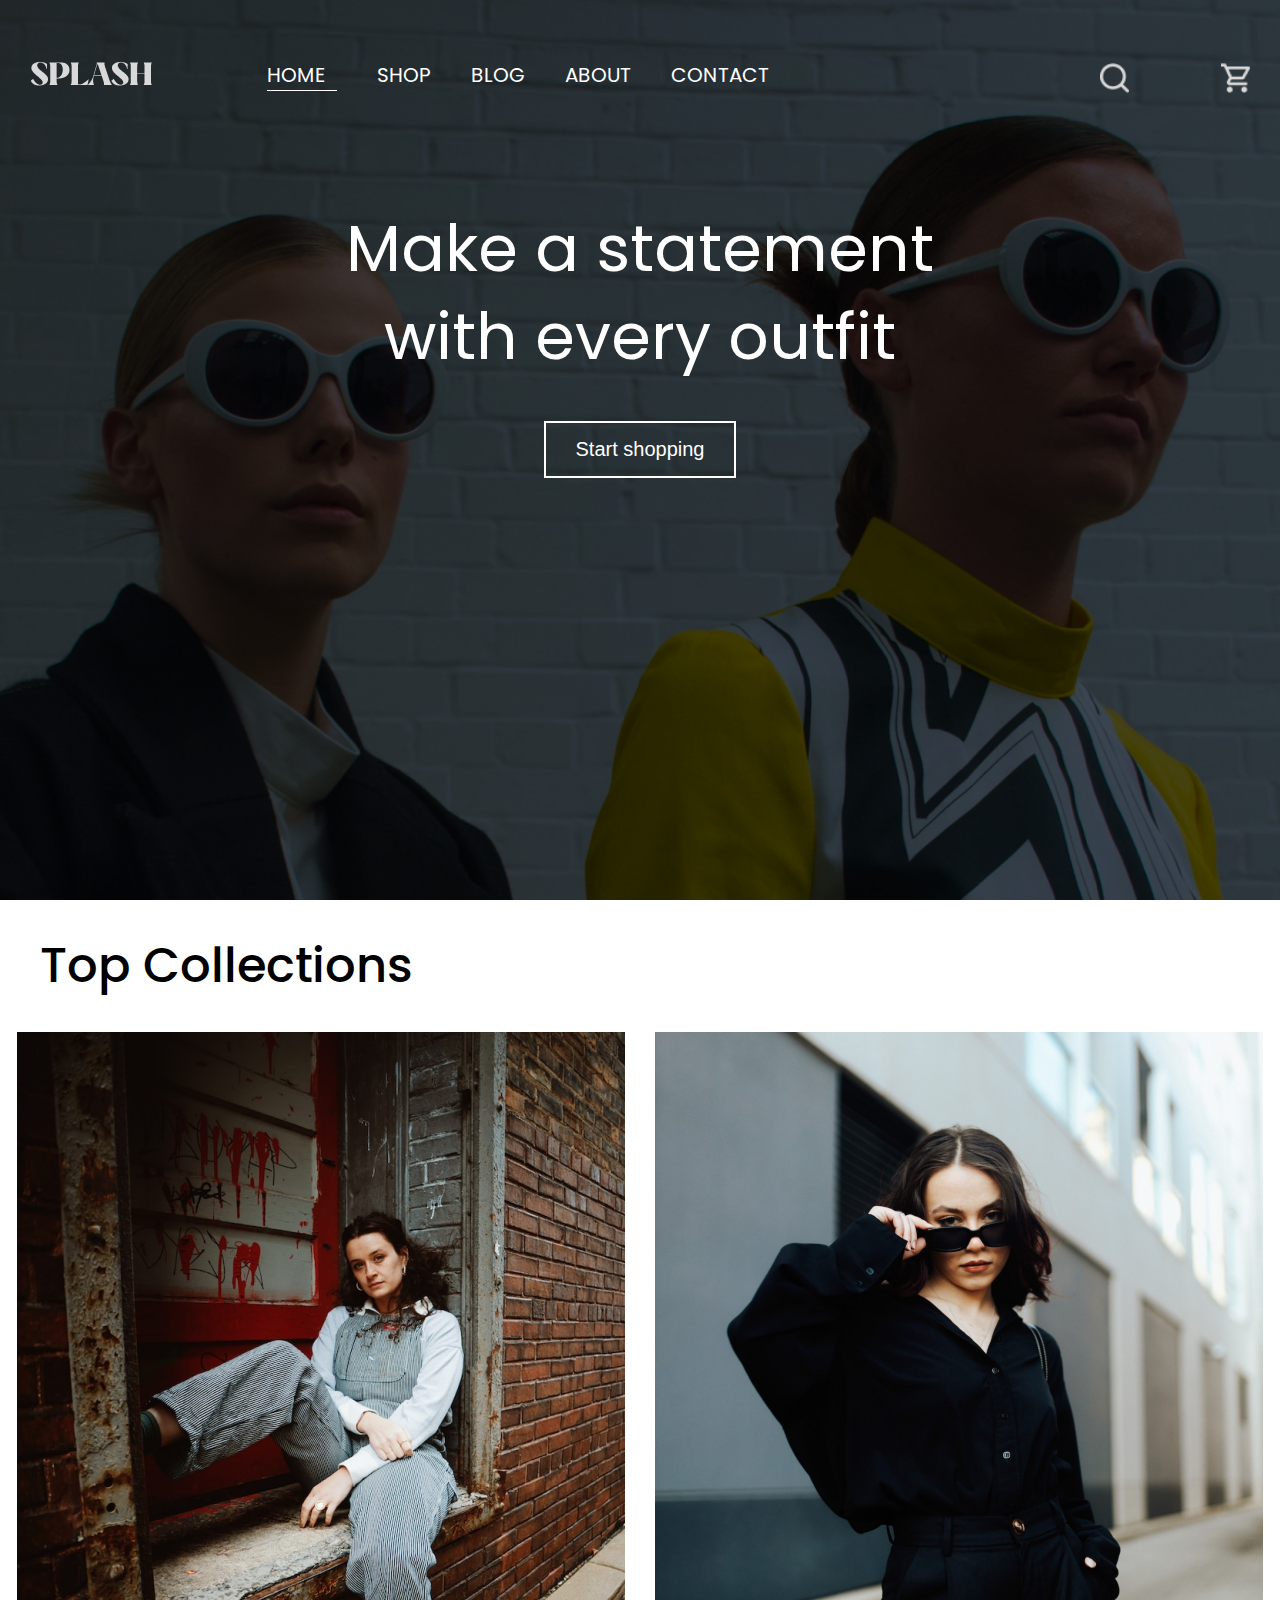
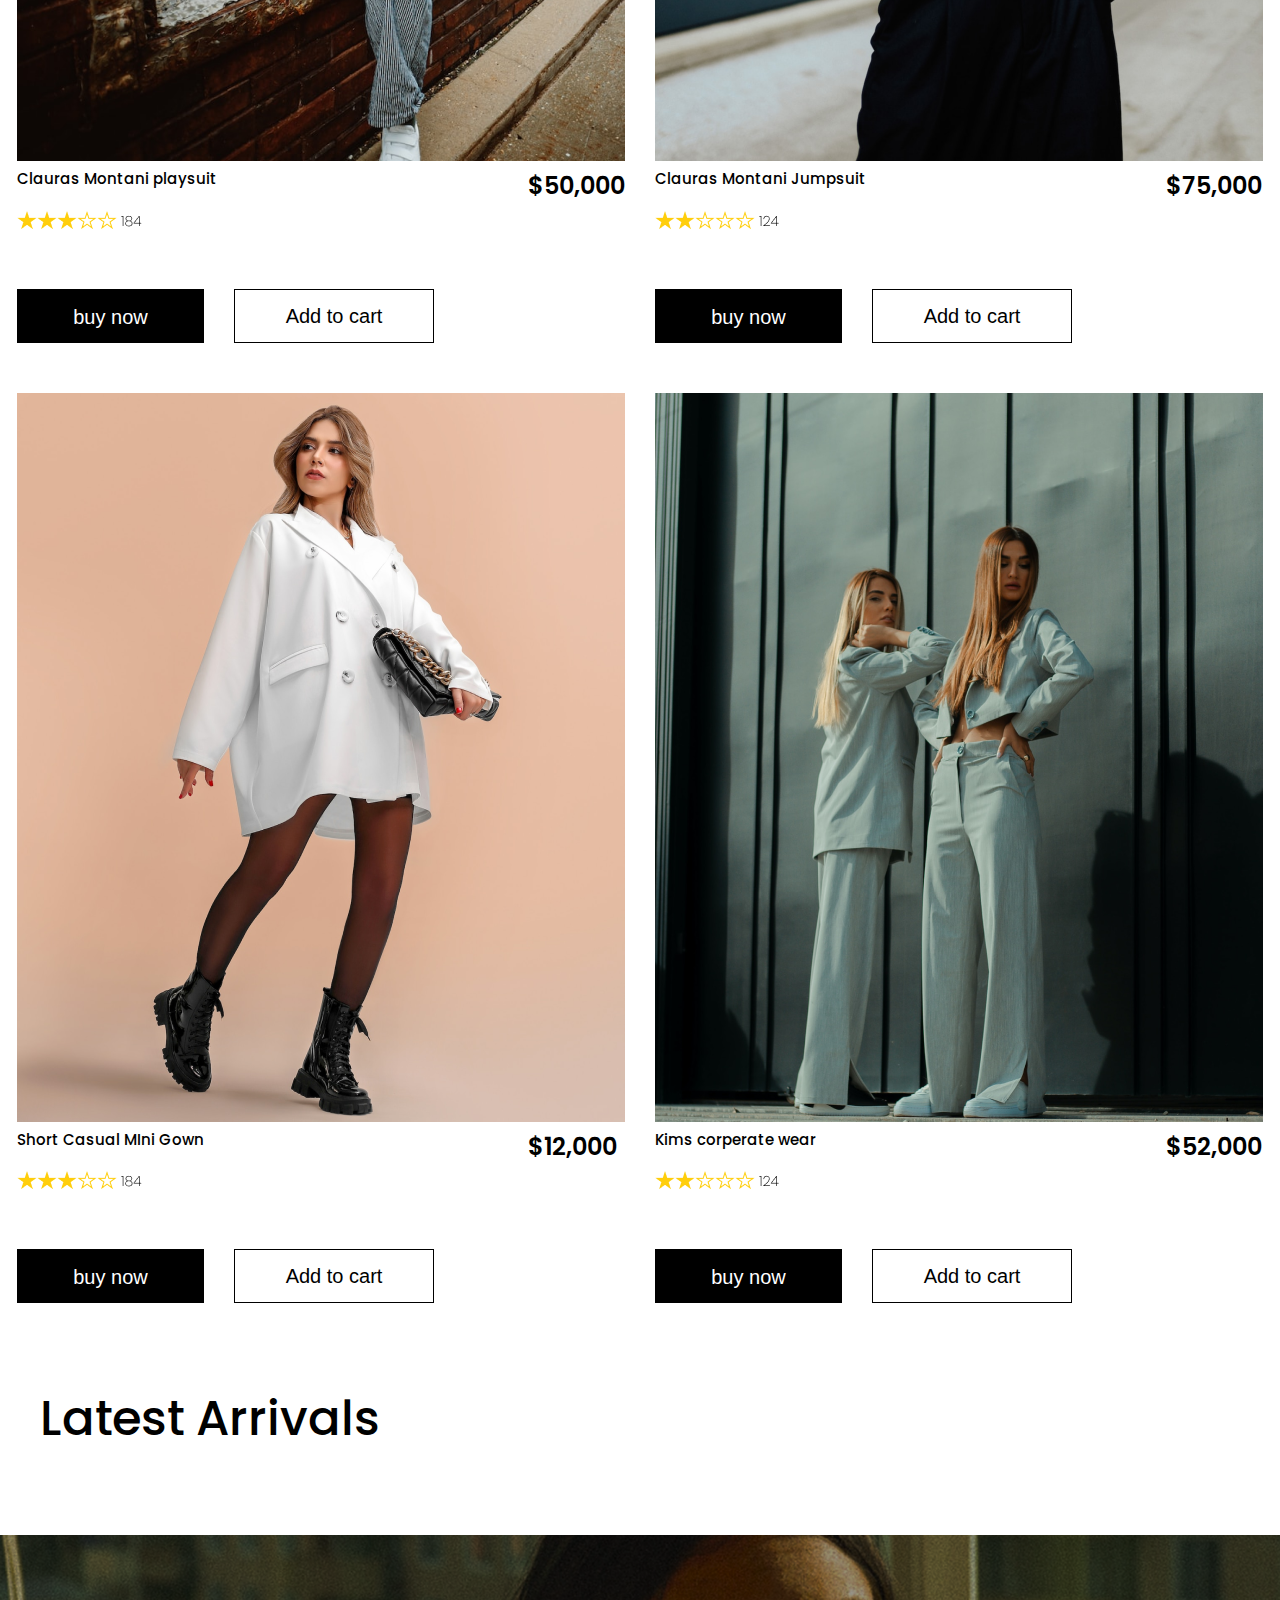
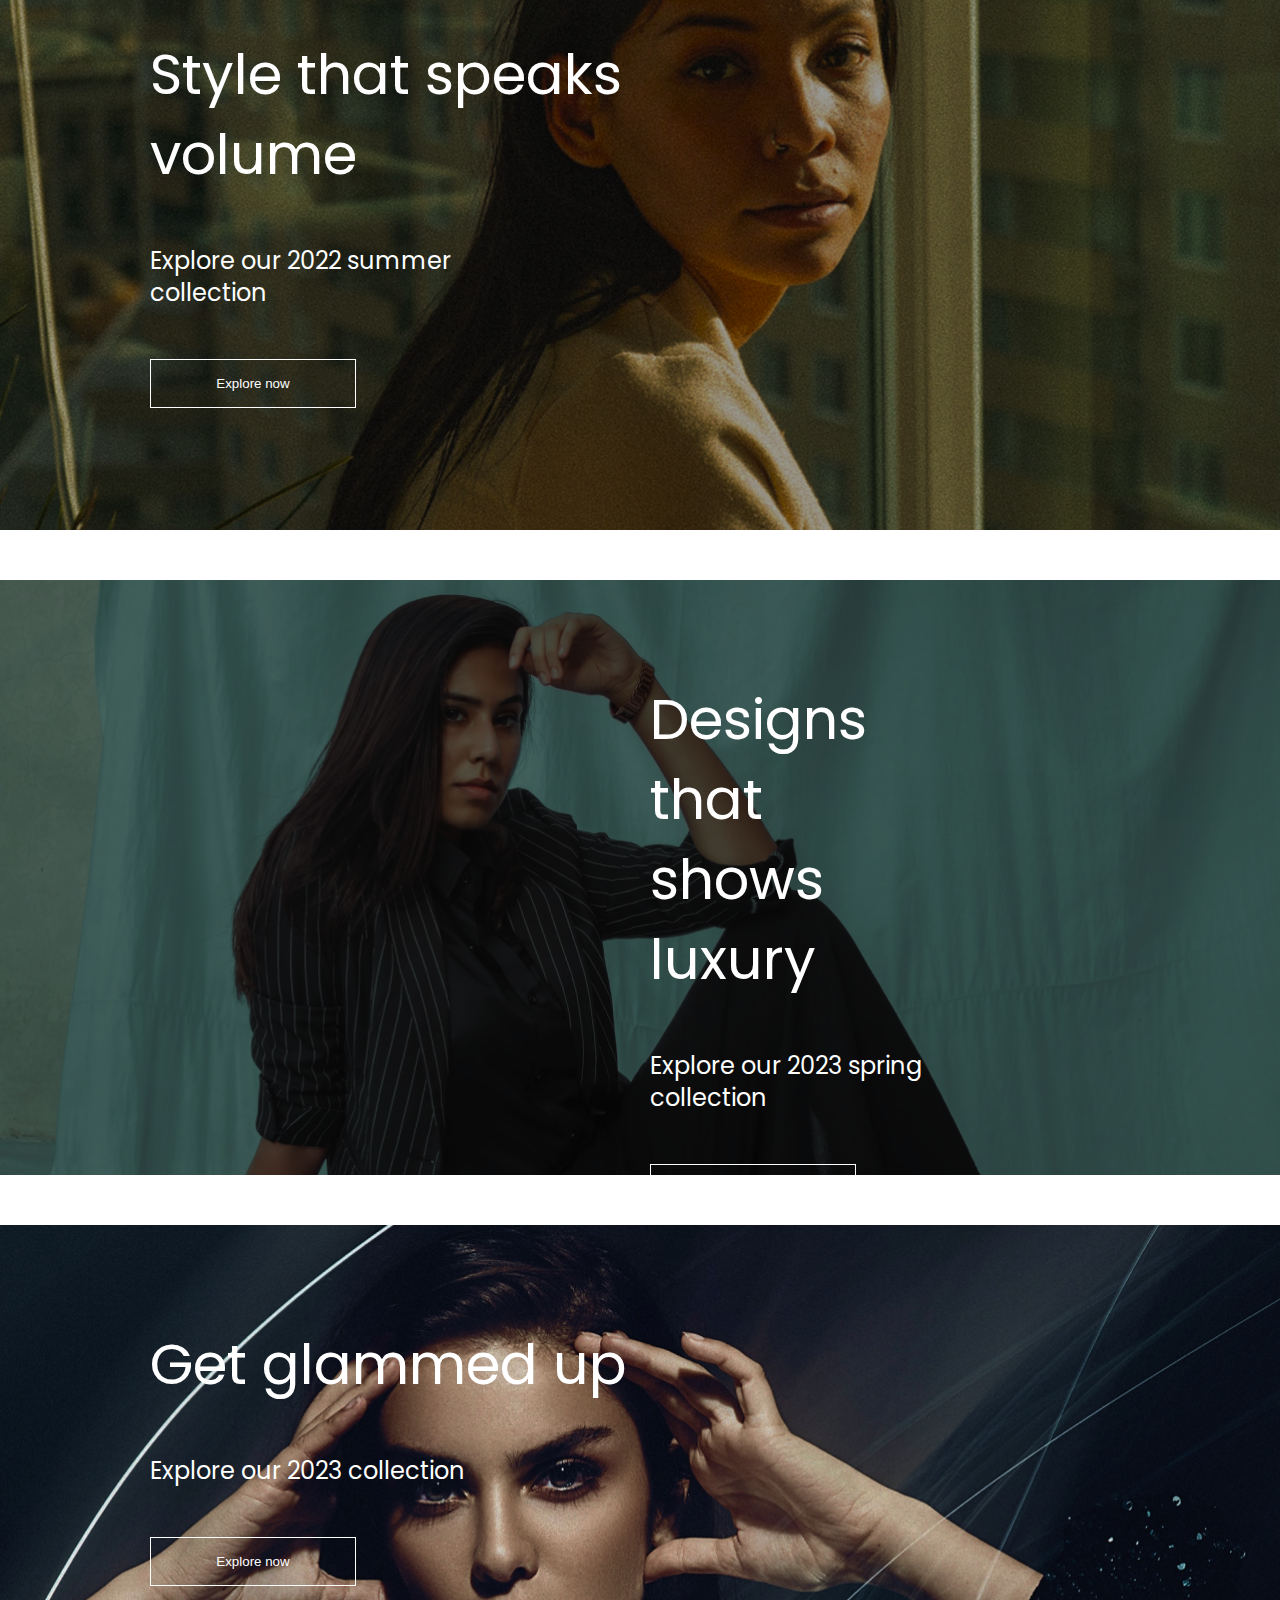
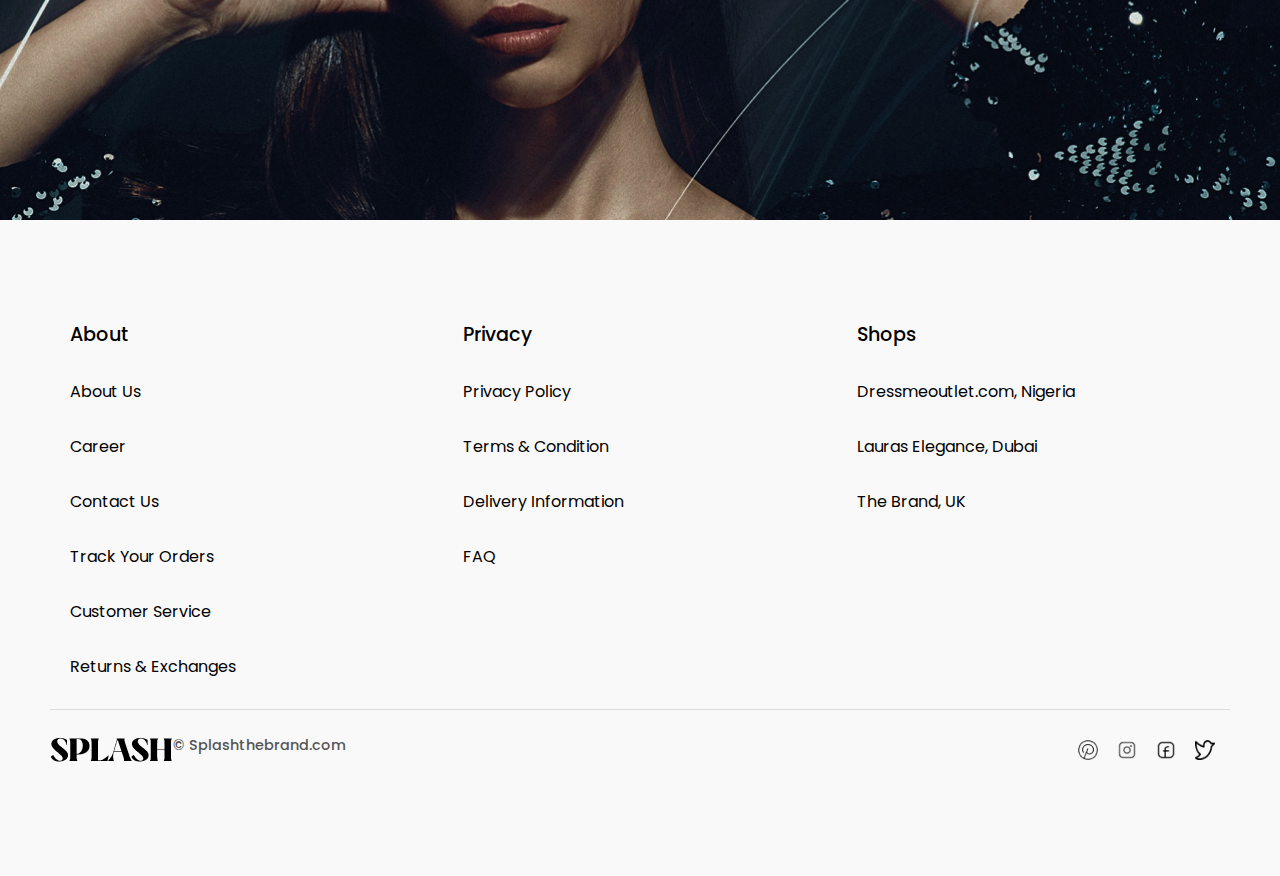
<file: index.html>
<!DOCTYPE html>
<html lang="en">
<head>
    <meta charset="UTF-8">
    <meta name="viewport" content="width=device-width, initial-scale=1.0">
    <title>splash</title>
    <link rel="stylesheet" href="style.css">
</head>
<body>
     <div class="hero">
       

<header>
 <div>
    <img src="assets/icons/SPLASH.png" alt="">
</div>

<nav class="list">
    <p  class="underline">HOME</p>
    <a href="shop.html">SHOP</a>
    <a href="blog.html">BLOG</a>
    <a href="about.html">ABOUT</a>
    <a href="contact.html">CONTACT</a>
</nav>

<nav id="mainlist">
     <!-- <div> <img src="assets/icons/splash-black.png" alt="">   <img src="" alt=""></div> -->
    <a href="index.html"  class="underline">HOME</a>
    <a href="shop.html">SHOP</a>
    <a href="blog.html">BLOG</a>
    <a href="about.html">ABOUT</a>
    <a href="contact.html">CONTACT</a>
</nav>

<div class="cartimg">
    <img src="assets/icons/Vector (2).png" alt="">
    <img src="assets/icons/Vector (3).png" alt=""> </div>


<div class="main">
    <img src="assets/icons/icons8-menu-50.png" alt="" onclick="toggleMenu()" width="25px" height="25px" >
</div>

</header>

        <div class="header-text">
            <h1>
                Make a statement with every outfit
            </h1>

            <a href="shop.html"><button class="shoppingbtn"> Start shopping</button></a>
        </div>


        <!-- <div class="button">
           
        </div> -->
    </div>




<div>
    <h1 class="collections">Top Collections</h1>
    <div class="sec1">
        <div  class="part1">
            <img src="assets/images/Rectangle 26@2x.png" alt="" class="image1">
                           

            <div class="name-price">
                <div class="name">
                    <p>Clauras Montani playsuit</p>
                    <img src="assets/images/3-stars.png" alt="" >
                </div>

                <div class="price">
                    $50,000
                </div>
            </div>

            <div class="buy">
              <a href="not.html"><button class="one">buy now</button></a>
              <a href="not.html"><button class="two">Add to cart</button></a>
            </div>
        </div>

        <div class="part1">
            <img src="assets/images/Rectangle 37@2x.png" alt="" class="image1">
            

            <div class="name-price">
                <div class="name">
                    <p>Clauras Montani Jumpsuit</p>
                    <img src="assets/images/2-stars.png" alt="">
                </div>

                <div class="price">
                    $75,000
                </div>
            </div>

            <div class="buy">
                <a href="not.html"><button class="one">buy now</button></a>
                <a href="not.html"><button class="two">Add to cart</button></a>
              </div>
        </div>
    </div>


    <div class="sec1">
        <div  class="part1">
            <img src="assets/images/Rectangle 38.png" alt="" class="image1">
                           

            <div class="name-price">
                <div class="name">
                    <p>Short Casual MIni Gown</p>
                    <img src="assets/images/3-stars.png" alt="">
                </div>

                <div class="price">
                    $12,000
                </div>
            </div>

            <div class="buy">
                <a href="not.html"><button class="one">buy now</button></a>
                <a href="not.html"><button class="two">Add to cart</button></a>
              </div>
        </div>

        <div class="part1">
            <img src="assets/images/Rectangle 39.png" alt="" class="image1">
            

            <div class="name-price">
                <div class="name">
                    <p>Kims corperate wear</p>
                    <img src="assets/images/2-stars.png" alt="">
                </div>

                <div class="price">
                    $52,000
                </div>
            </div>

            <div class="buy">
                <a href="not.html"><button class="one">buy now</button></a>
                <a href="not.html"><button class="two">Add to cart</button></a>
              </div>
        </div>
    </div>
</div>






<div class="last-section">
    <h1 class="collections">Latest Arrivals</h1>

    <div class="that-speaks">
        
        <div class="speaks-text">
           <h1>Style that speaks volume</h1>
           <p>Explore our 2022 summer collection</p>
           <button>Explore now</button>
        </div>
    </div>


    <div class="that-shows">
        <div class="speaks-text" id="speaks-text2">
            <h1>Designs that shows luxury</h1>
            <p>Explore our 2023 spring collection</p>
            <button>Explore now</button>
         </div>
    </div>

    <div class="get-glammed">
        <div class="speaks-text">
            <h1 >Get glammed up</h1>
            <p>Explore our 2023 collection</p>
            <button>Explore now</button>
         </div>
    </div>
</div>


<footer class="footer">
    <div class="footer-content">
      <div class="footer-column">
        <h4>About</h4>
        <ul>
          <li><a href="#">About Us</a></li>
          <li><a href="#">Career</a></li>
          <li><a href="#">Contact Us</a></li>
          <li><a href="#">Track Your Orders</a></li>
          <li><a href="#">Customer Service</a></li>
          <li><a href="#">Returns & Exchanges</a></li>
        </ul>
      </div>
      <div class="footer-column">
        <h4>Privacy</h4>
        <ul>
          <li><a href="#">Privacy Policy</a></li>
          <li><a href="#">Terms & Condition</a></li>
          <li><a href="#">Delivery Information</a></li>
          <li><a href="#">FAQ</a></li>
        </ul>
      </div>
      <div class="footer-column">
        <h4>Shops</h4>
        <ul>
          <li><a href="#">Dressmeoutlet.com, Nigeria</a></li>
          <li><a href="#">Lauras Elegance, Dubai</a></li>
          <li><a href="#">The Brand, UK</a></li>
        </ul>
      </div>
    </div>
    <div class="footer-bottom">
      <div class="footer-brand">
        <img src="assets/icons/splash-black.png" alt="">
        <p>© Splashthebrand.com</p>
      </div>
      <div class="footer-socials">
        <a href="#"><img src="assets/icons/Vector.png" alt="Pinterest"></a>
        <a href="#"><img src="assets/icons/ph_instagram-logo-light.png" alt="Instagram"></a>
        <a href="#"><img src="assets/icons/iconoir_facebook-tag.png" alt="Facebook"></a>
        <a href="#"><img src="assets/icons/Vector (1).png" alt="Twitter"></a>
      </div>
    </div>
  </footer>




    <script src="index.js">  </script>
    <script>
         alert("this job was single handedly done by enajemo prince ovie")
         alert("you can explore other pages by clicking the menu button on the top right of the screen")
    </script>
</body>
</html>
</file>
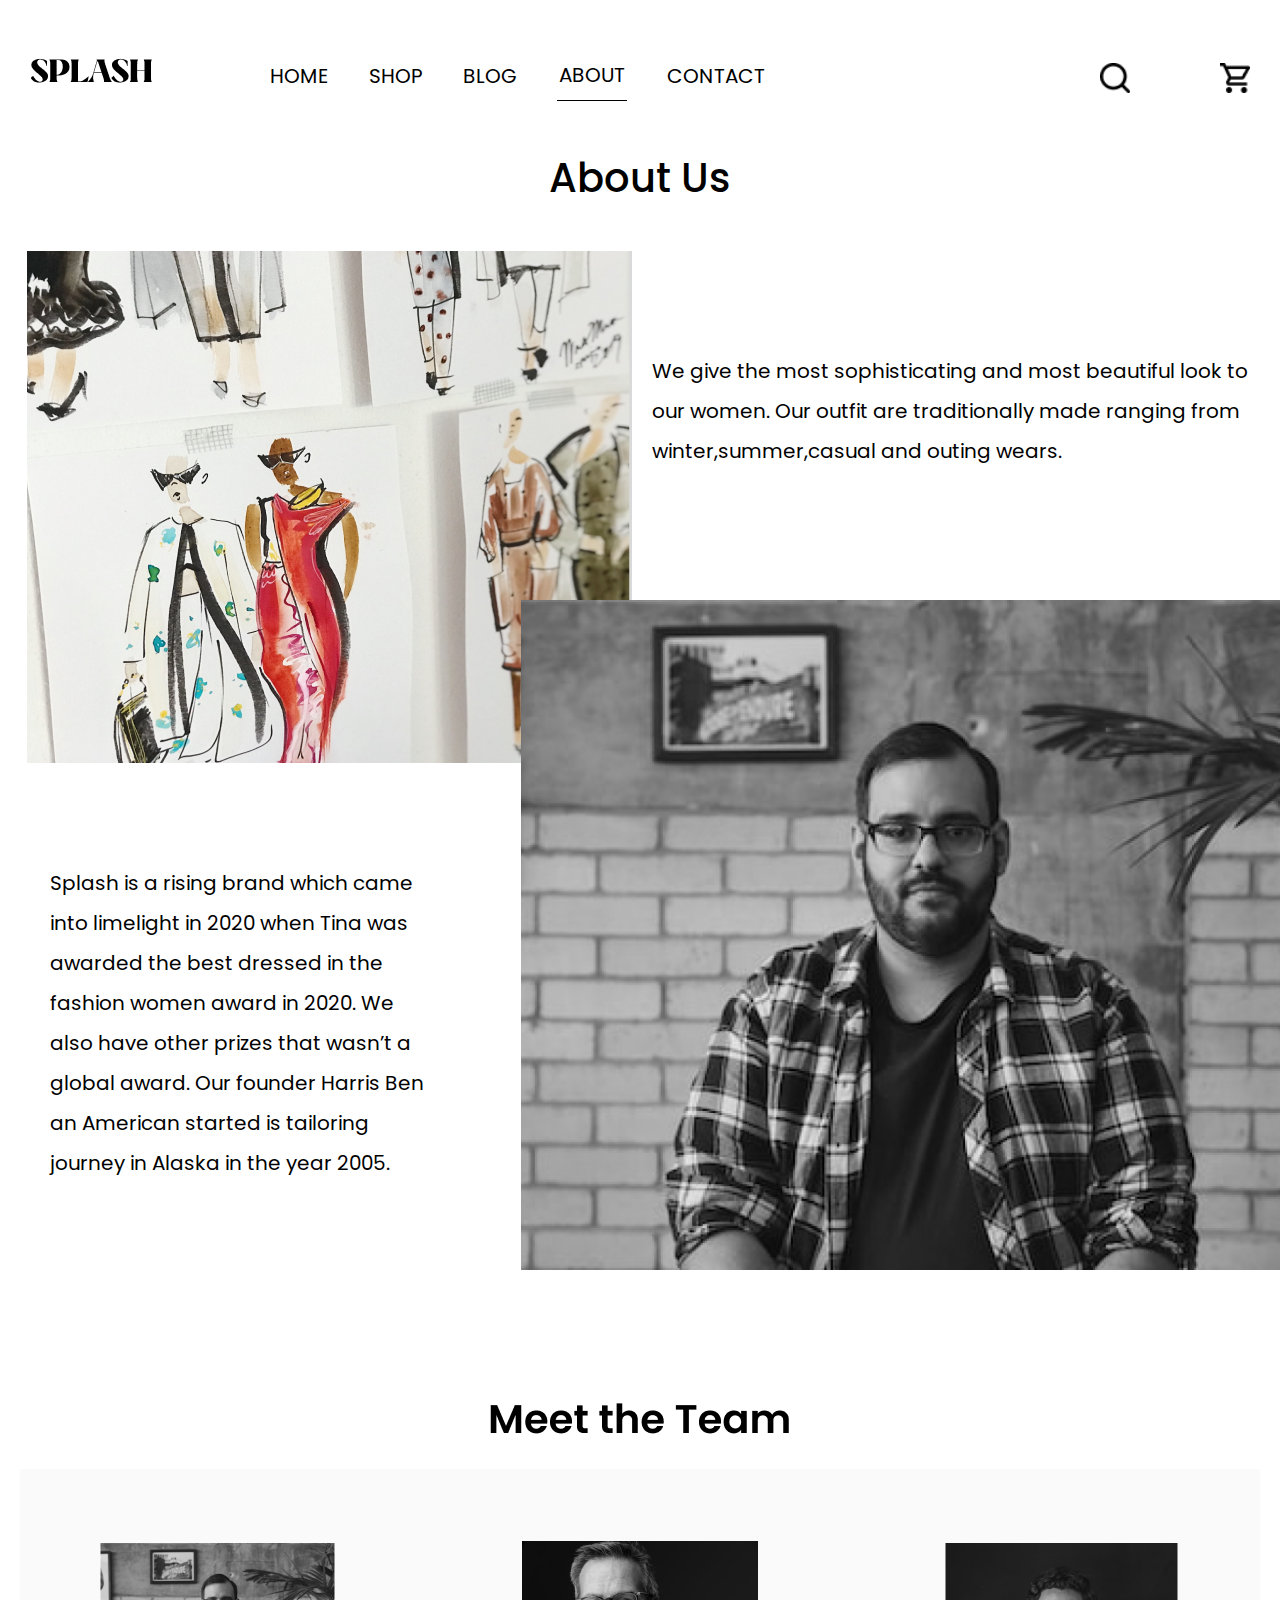
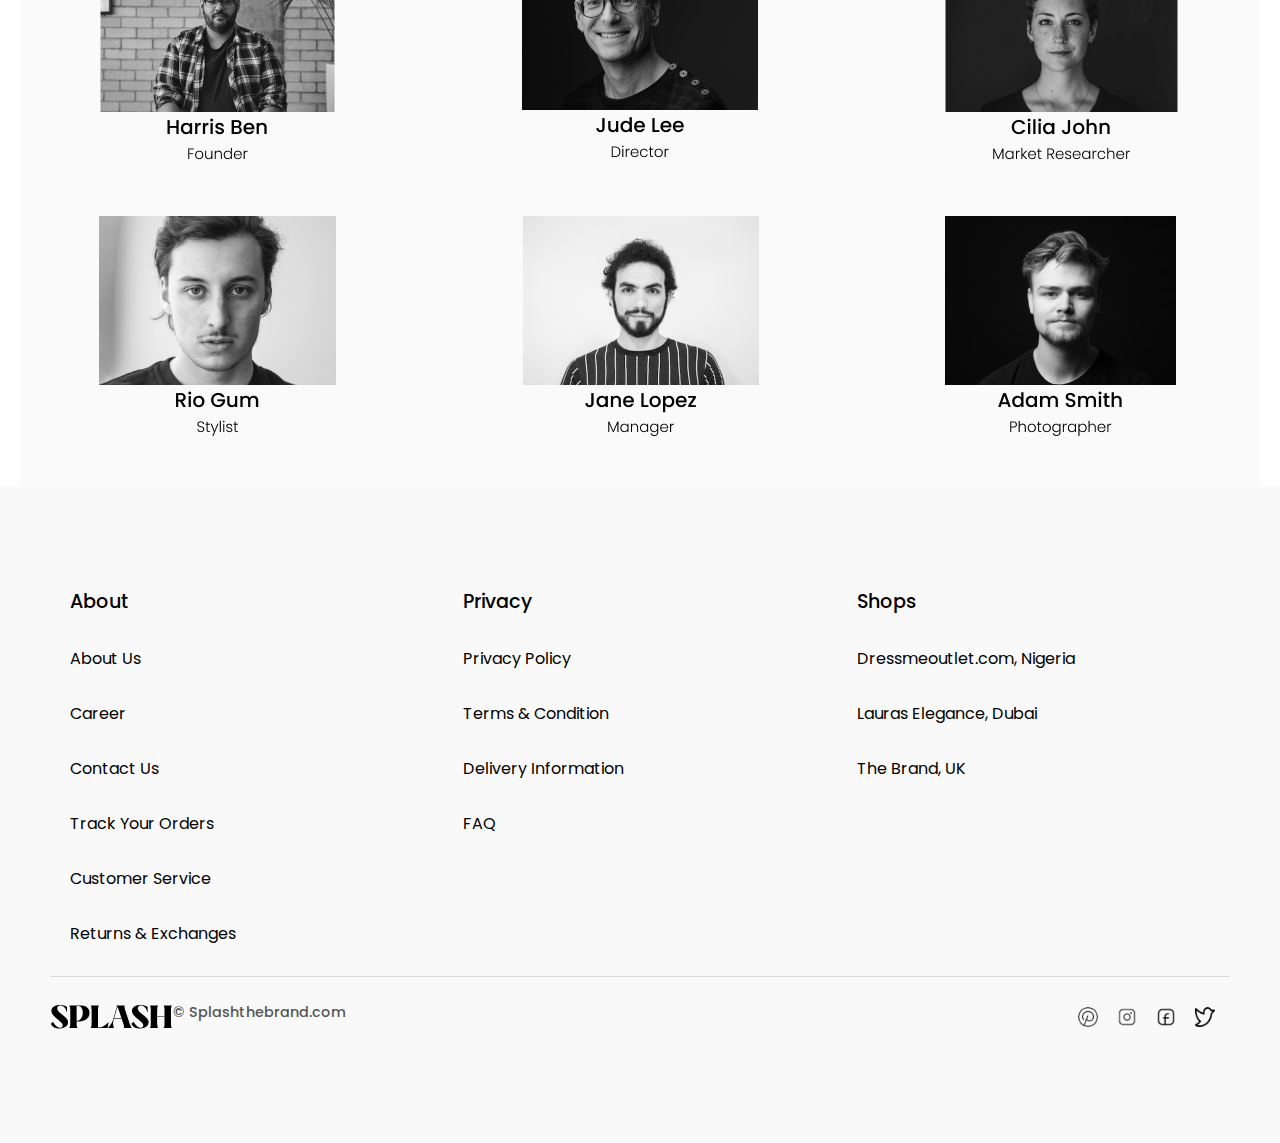
<file: about.html>
<!DOCTYPE html>
<html lang="en">
<head>
    <meta charset="UTF-8">
    <meta name="viewport" content="width=device-width, initial-scale=1.0">
    <title>my splash</title>
    <link rel="stylesheet" href="about.css">
</head>
<body>
   
       

        <header>
         <div>
          <img src="assets/icons/splash-black.png" alt="" class="logo1">
          <img src="assets/icons/SPLASH.png" alt="" class="logo2">
        </div>
        
        <nav class="list">
            <a href="home.html"  >HOME</a>
            <a href="shop.html">SHOP</a>
            <a href="blog.html">BLOG</a>
            <a href="about.html" class="underline">ABOUT</a>
            <a href="contact.html">CONTACT</a>
        </nav>
        
        <nav id="mainlist">
            <a href="home.html"  >HOME</a>
            <a href="shop.html">SHOP</a>
            <a href="blog.html">BLOG</a>
            <a href="about.html" class="underline">ABOUT</a>
            <a href="contact.html">CONTACT</a>
        </nav>
        
        <div class="cartimg">
          <img src="assets/icons/Vector (4).png" alt="">
          <img src="assets/icons/Vector (5).png" alt=""> </div>
      
        
        
        <div class="main">
            <img src="assets/icons/icons8-menu-50.png" alt="" onclick="toggleMenu()" width="25px" height="25px">
        </div>
        
        </header>
        


        <div class="contain">
      <div class="about-us">About Us</div>


      <div class="sec1">
         <img src="assets/images/Rectangle 74.png" alt=""  class="image1">
         <p class="text1">We give the most sophisticating  and most  beautiful look to our women. Our outfit are traditionally made ranging from winter,summer,casual and outing wears.</p>
      </div>

      <div class="sec2">
         <p class="text2">Splash is a rising brand which came into limelight in 2020 when Tina was awarded the best dressed in the fashion women award in 2020. We also have other prizes that wasn’t a global award. Our founder Harris Ben an American started is tailoring journey in Alaska in the year 2005.</p>
         <img src="assets/images/Rectangle 52.png" alt="" class="image2">
    </div>


    <div class="last-section">
       <img src="assets/images/Frame 119.png" alt="">
    </div>


  </div>
  
    <footer class="footer">
        <div class="footer-content">
          <div class="footer-column">
            <h4>About</h4>
            <ul>
              <li><a href="#">About Us</a></li>
              <li><a href="#">Career</a></li>
              <li><a href="#">Contact Us</a></li>
              <li><a href="#">Track Your Orders</a></li>
              <li><a href="#">Customer Service</a></li>
              <li><a href="#">Returns & Exchanges</a></li>
            </ul>
          </div>
          <div class="footer-column">
            <h4>Privacy</h4>
            <ul>
              <li><a href="#">Privacy Policy</a></li>
              <li><a href="#">Terms & Condition</a></li>
              <li><a href="#">Delivery Information</a></li>
              <li><a href="#">FAQ</a></li>
            </ul>
          </div>
          <div class="footer-column">
            <h4>Shops</h4>
            <ul>
              <li><a href="#">Dressmeoutlet.com, Nigeria</a></li>
              <li><a href="#">Lauras Elegance, Dubai</a></li>
              <li><a href="#">The Brand, UK</a></li>
            </ul>
          </div>
        </div>
        <div class="footer-bottom">
          <div class="footer-brand">
            <img src="assets/icons/splash-black.png" alt="">
            <p>© Splashthebrand.com</p>
          </div>
          <div class="footer-socials">
            <a href="#"><img src="assets/icons/Vector.png" alt="Pinterest"></a>
            <a href="#"><img src="assets/icons/ph_instagram-logo-light.png" alt="Instagram"></a>
            <a href="#"><img src="assets/icons/iconoir_facebook-tag.png" alt="Facebook"></a>
            <a href="#"><img src="assets/icons/Vector (1).png" alt="Twitter"></a>
          </div>
        </div>
      </footer>
    

    <script src="index.js"></script>
</body>
</html>
</file>
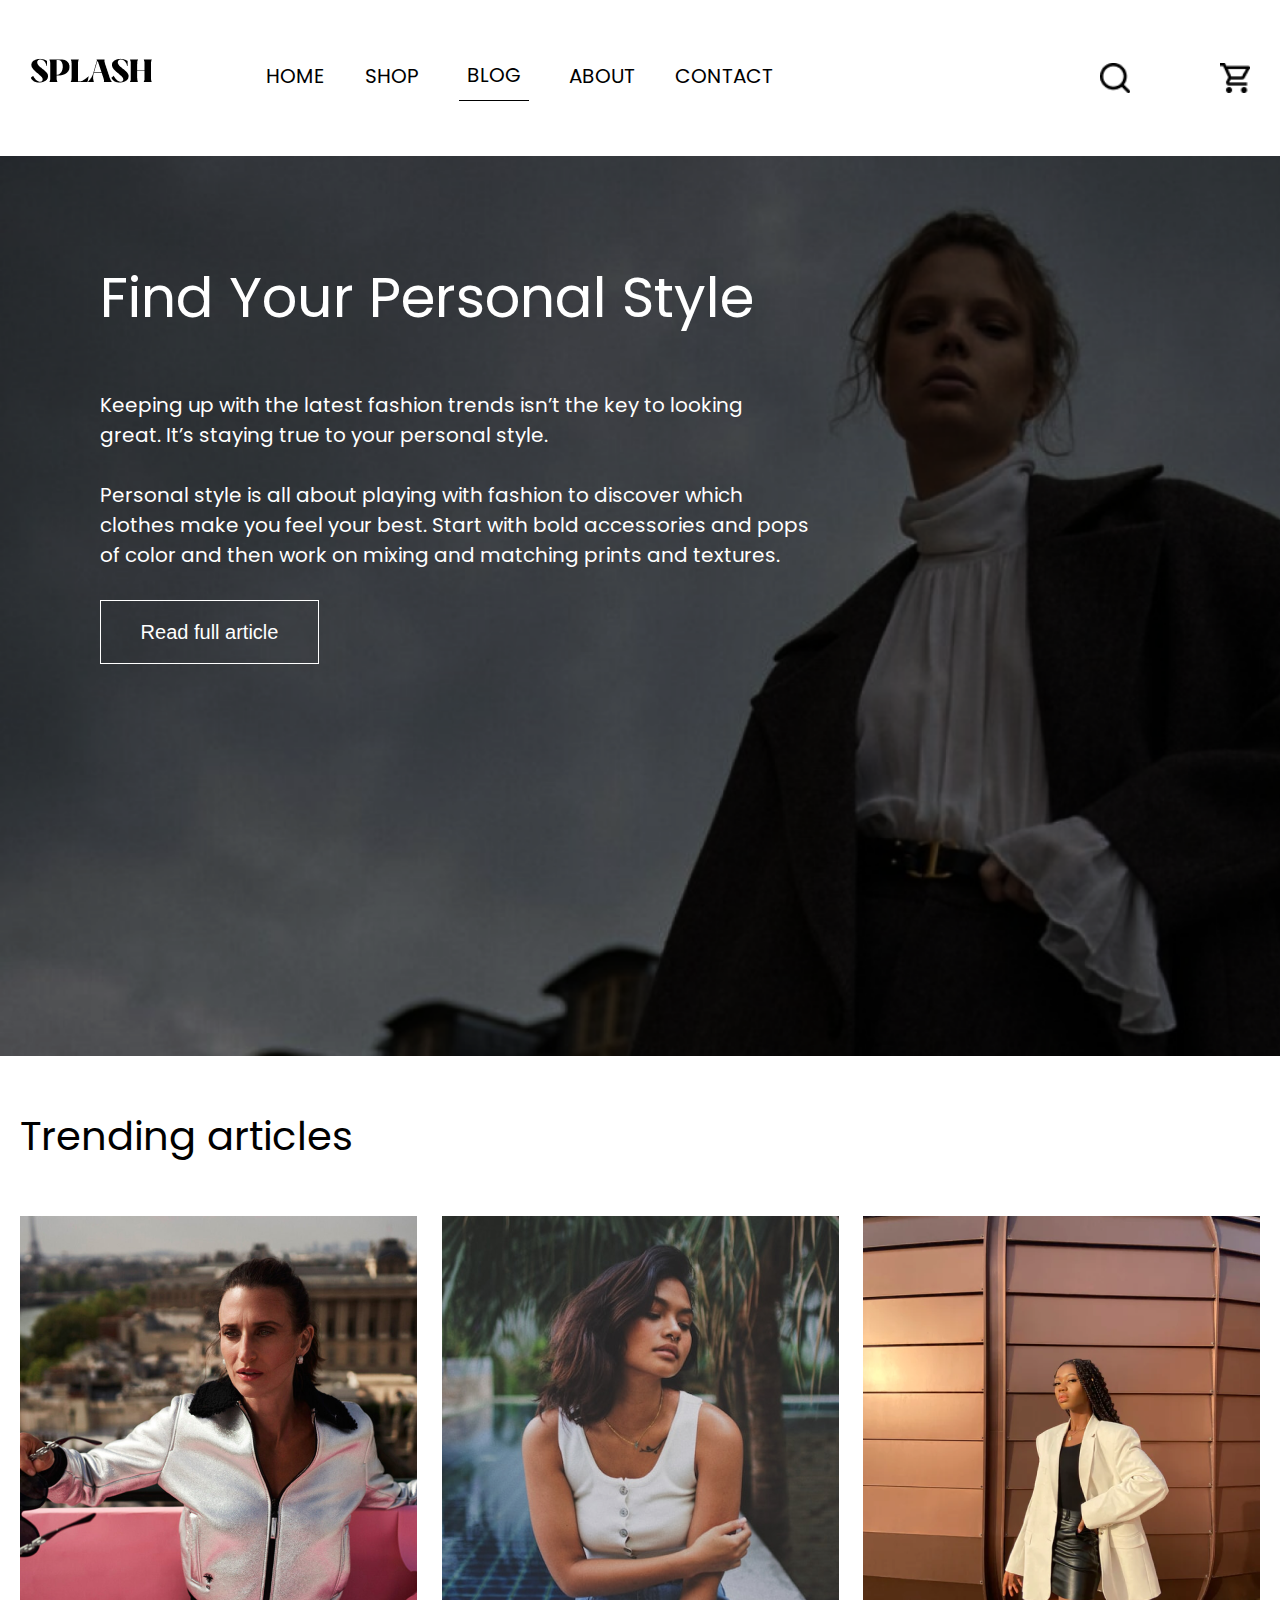
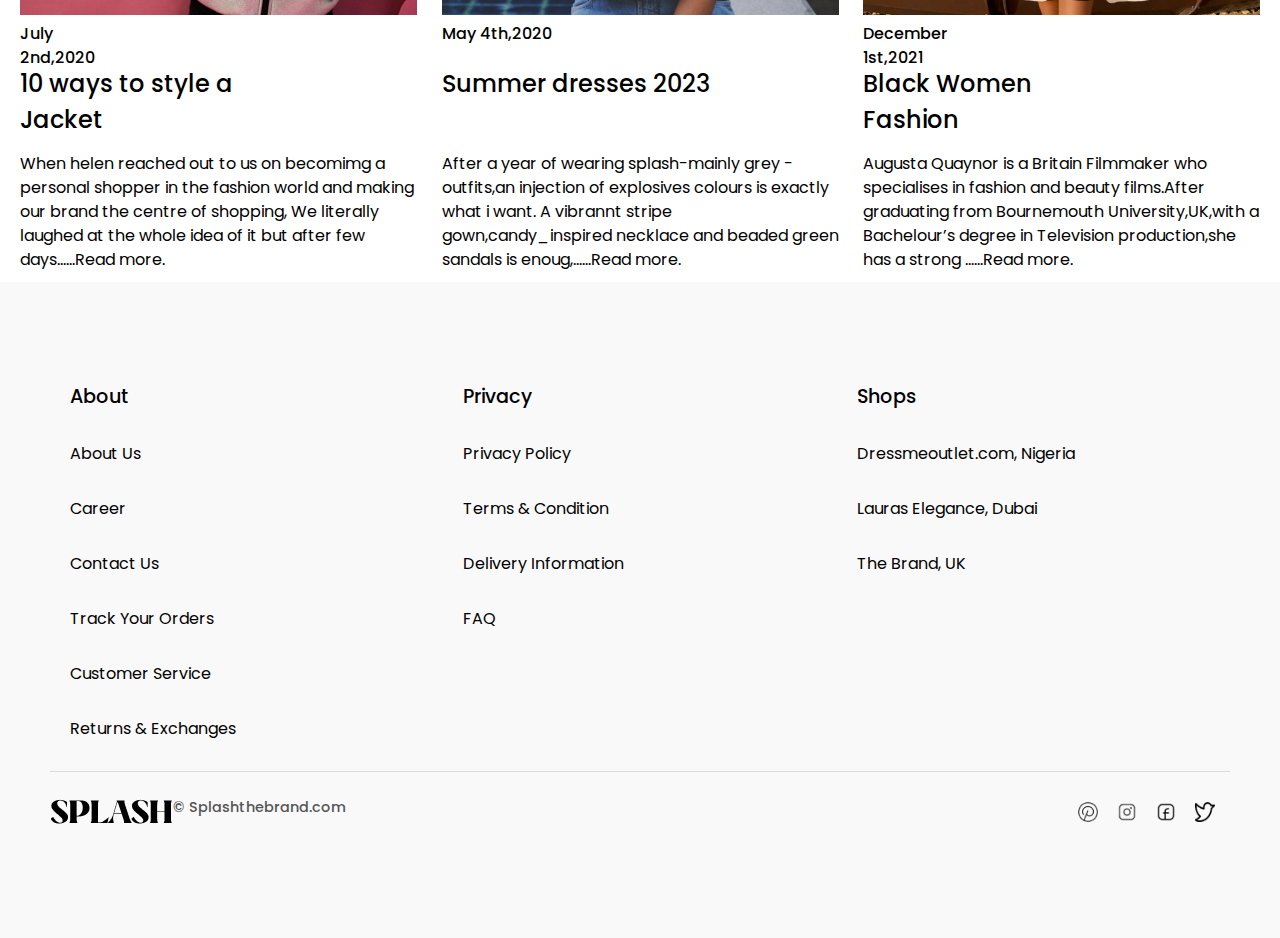
<file: blog.html>
<!DOCTYPE html>
<html lang="en">
<head>
    <meta charset="UTF-8">
    <meta name="viewport" content="width=device-width, initial-scale=1.0">
    <title>my splash</title>
    <link rel="stylesheet" href="blog.css">
</head>
<body>
  
       

        <header>
         <div>
          <img src="assets/icons/splash-black.png" alt="" class="logo1">
          <img src="assets/icons/SPLASH.png" alt="" class="logo2">       </div>
        
        <nav class="list">
            <a href="home.html" >HOME</a>
            <a href="shop.html">SHOP</a>
            <a href="blog.html" class="underline">BLOG</a>
            <a href="about.html">ABOUT</a>
            <a href="contact.html">CONTACT</a>
        </nav>
        
        <nav id="mainlist">
            <a href="home.html" >HOME</a>
            <a href="shop.html">SHOP</a>
            <a href="blog.html" class="underline">BLOG</a>
            <a href="about.html">ABOUT</a>
            <a href="contact.html">CONTACT</a>
        </nav>
        
        <div class="cartimg">
          <img src="assets/icons/Vector (4).png" alt="">
          <img src="assets/icons/Vector (5).png" alt=""> </div>
      
        
        
        <div class="main">
            <img src="assets/icons/icons8-menu-50.png" alt="" onclick="toggleMenu()" width="25px" height="25px">
        </div>
        
        </header>
        

     <div class="hero">
       <h1>Find Your Personal Style</h1>
       <h2>Keeping up with the latest fashion trends isn’t the key to looking great. It’s staying true to your personal style.</h2>
       <p>Personal style is all about playing with fashion to discover which clothes make you feel your best. Start with bold accessories and pops of color and then work on mixing and matching prints and textures.</p>
       <button>Read full article</button>
     </div>


    <div class="section">
        <p>Trending articles</p>
     <div class="sec1">
       <div class="one"><img src="assets/images/image 7.png" alt="" class="image">
       <h3>July 2nd,2020</h3>
       <h1 class="third">10 ways to style a Jacket</h1>
       <h2>When helen reached out to us on becomimg a personal shopper in the fashion world and making our brand the centre of shopping, We literally laughed at the whole idea of it but after few days......Read more.</h2>
    </div>


       <div class="one"><img src="assets/images/image 7 (1).png" alt="" class="image">
        <h3>May 4th,2020</h3>
        <h1 class="first">Summer dresses 2023</h1>
        <h2>After a year of wearing splash-mainly grey -outfits,an injection of explosives colours is exactly what i want. A vibrannt stripe gown,candy_inspired necklace and beaded green sandals is enoug,......Read more.   </h2>
       </div>


       <div class="one"><img src="assets/images/image 8.png" alt="" class="image">
        <h4>December 1st,2021</h4>
       <h1 class="second">Black Women Fashion</h1>
       <h2>Augusta Quaynor is a Britain Filmmaker who specialises in fashion and beauty films.After graduating from Bournemouth University,UK,with a Bachelour’s degree in Television production,she has a strong ......Read more.</h2>
     </div>

     </div>
    </div>

    <footer class="footer">
        <div class="footer-content">
          <div class="footer-column">
            <h4>About</h4>
            <ul>
              <li><a href="#">About Us</a></li>
              <li><a href="#">Career</a></li>
              <li><a href="#">Contact Us</a></li>
              <li><a href="#">Track Your Orders</a></li>
              <li><a href="#">Customer Service</a></li>
              <li><a href="#">Returns & Exchanges</a></li>
            </ul>
          </div>
          <div class="footer-column">
            <h4>Privacy</h4>
            <ul>
              <li><a href="#">Privacy Policy</a></li>
              <li><a href="#">Terms & Condition</a></li>
              <li><a href="#">Delivery Information</a></li>
              <li><a href="#">FAQ</a></li>
            </ul>
          </div>
          <div class="footer-column">
            <h4>Shops</h4>
            <ul>
              <li><a href="#">Dressmeoutlet.com, Nigeria</a></li>
              <li><a href="#">Lauras Elegance, Dubai</a></li>
              <li><a href="#">The Brand, UK</a></li>
            </ul>
          </div>
        </div>
        <div class="footer-bottom">
          <div class="footer-brand">
            <img src="assets/icons/splash-black.png" alt="">
            <p>© Splashthebrand.com</p>
          </div>
          <div class="footer-socials">
            <a href="#"><img src="assets/icons/Vector.png" alt="Pinterest"></a>
            <a href="#"><img src="assets/icons/ph_instagram-logo-light.png" alt="Instagram"></a>
            <a href="#"><img src="assets/icons/iconoir_facebook-tag.png" alt="Facebook"></a>
            <a href="#"><img src="assets/icons/Vector (1).png" alt="Twitter"></a>
          </div>
        </div>
      </footer>
    

    <script src="index.js"></script>
</body>
</html>
</file>
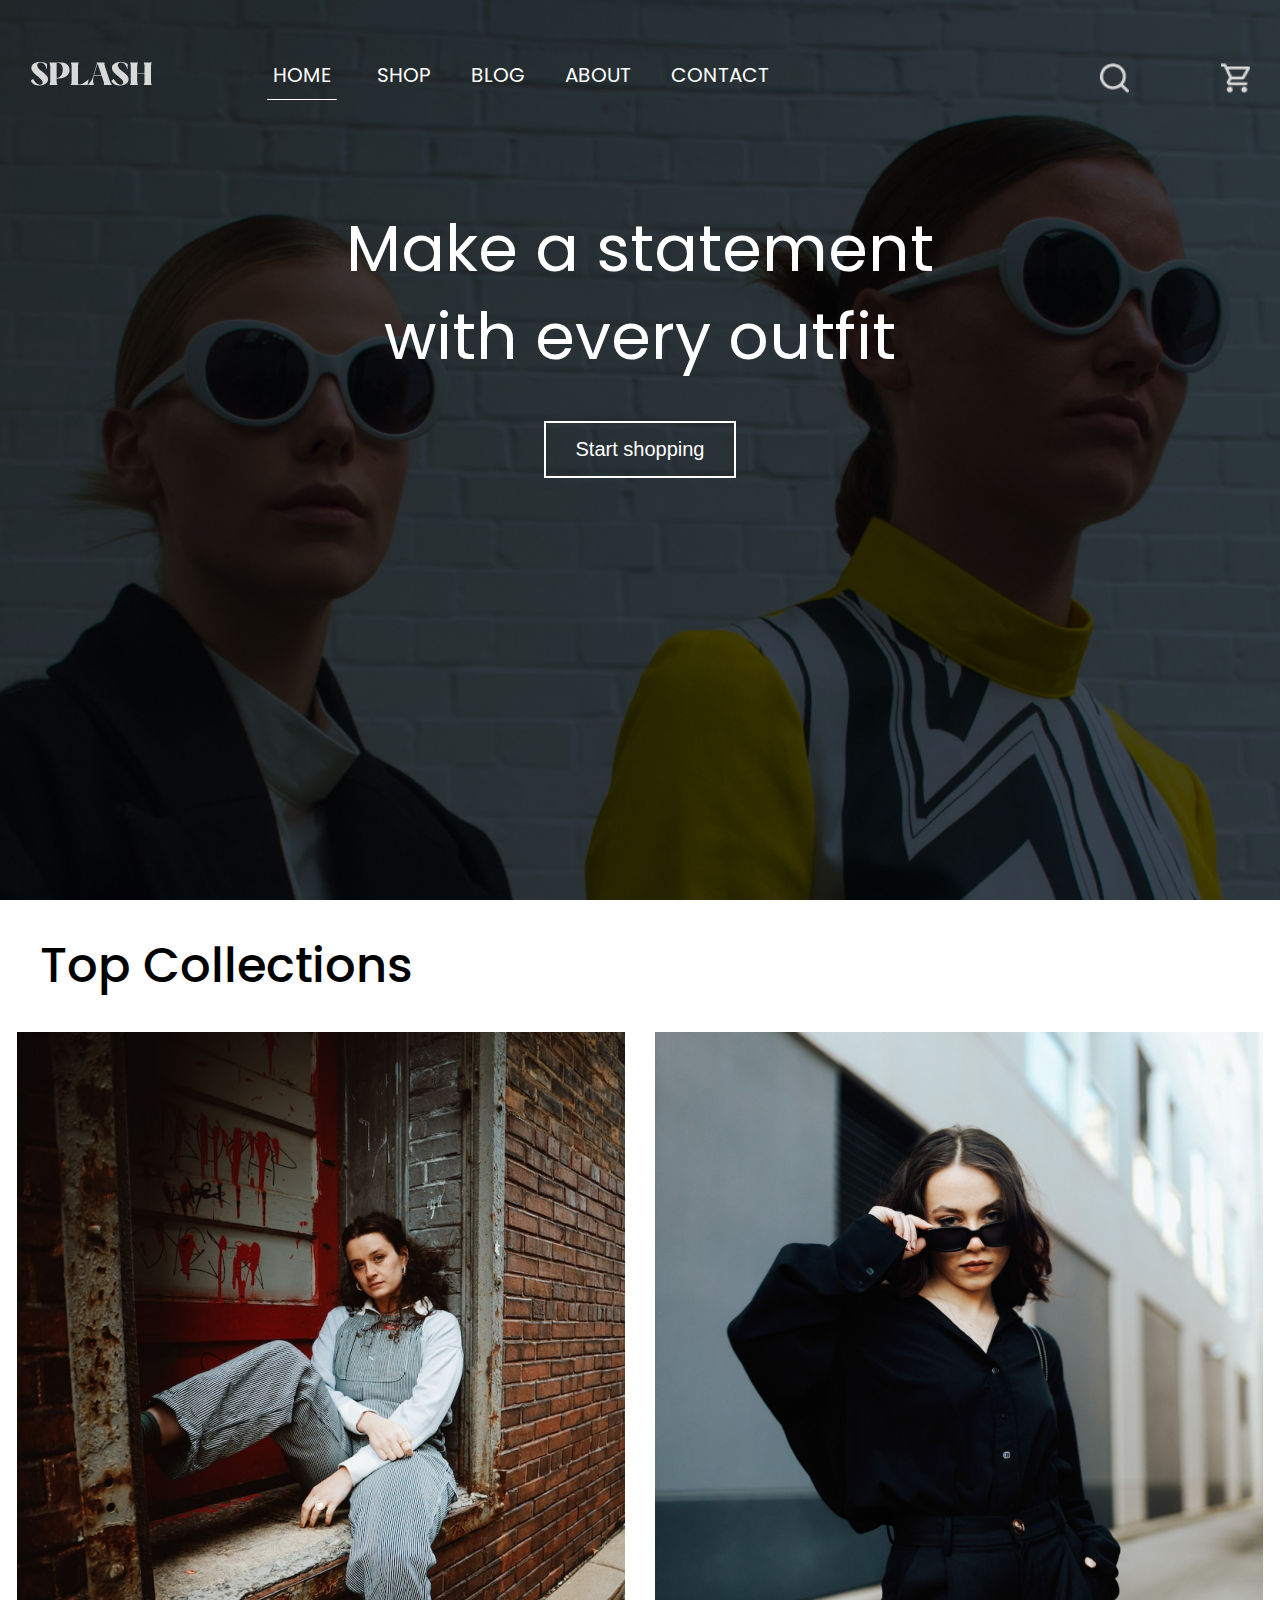
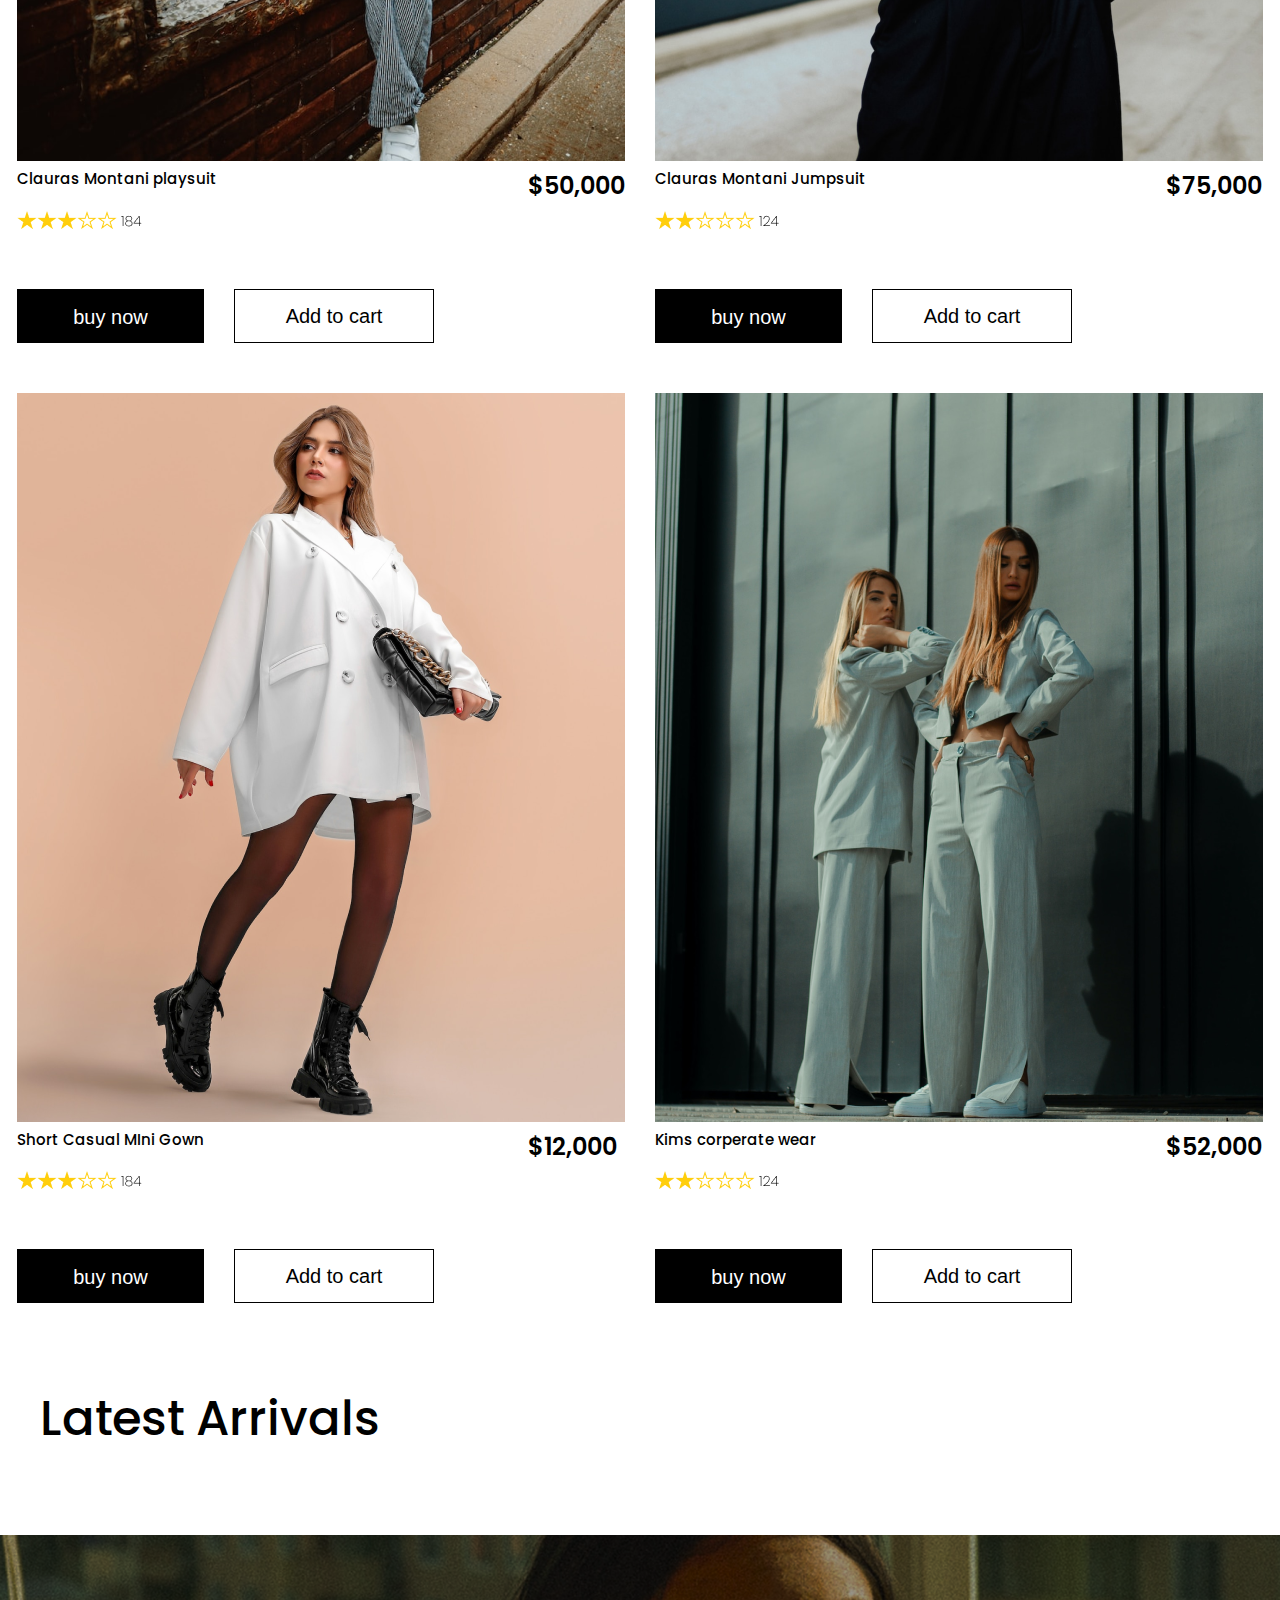
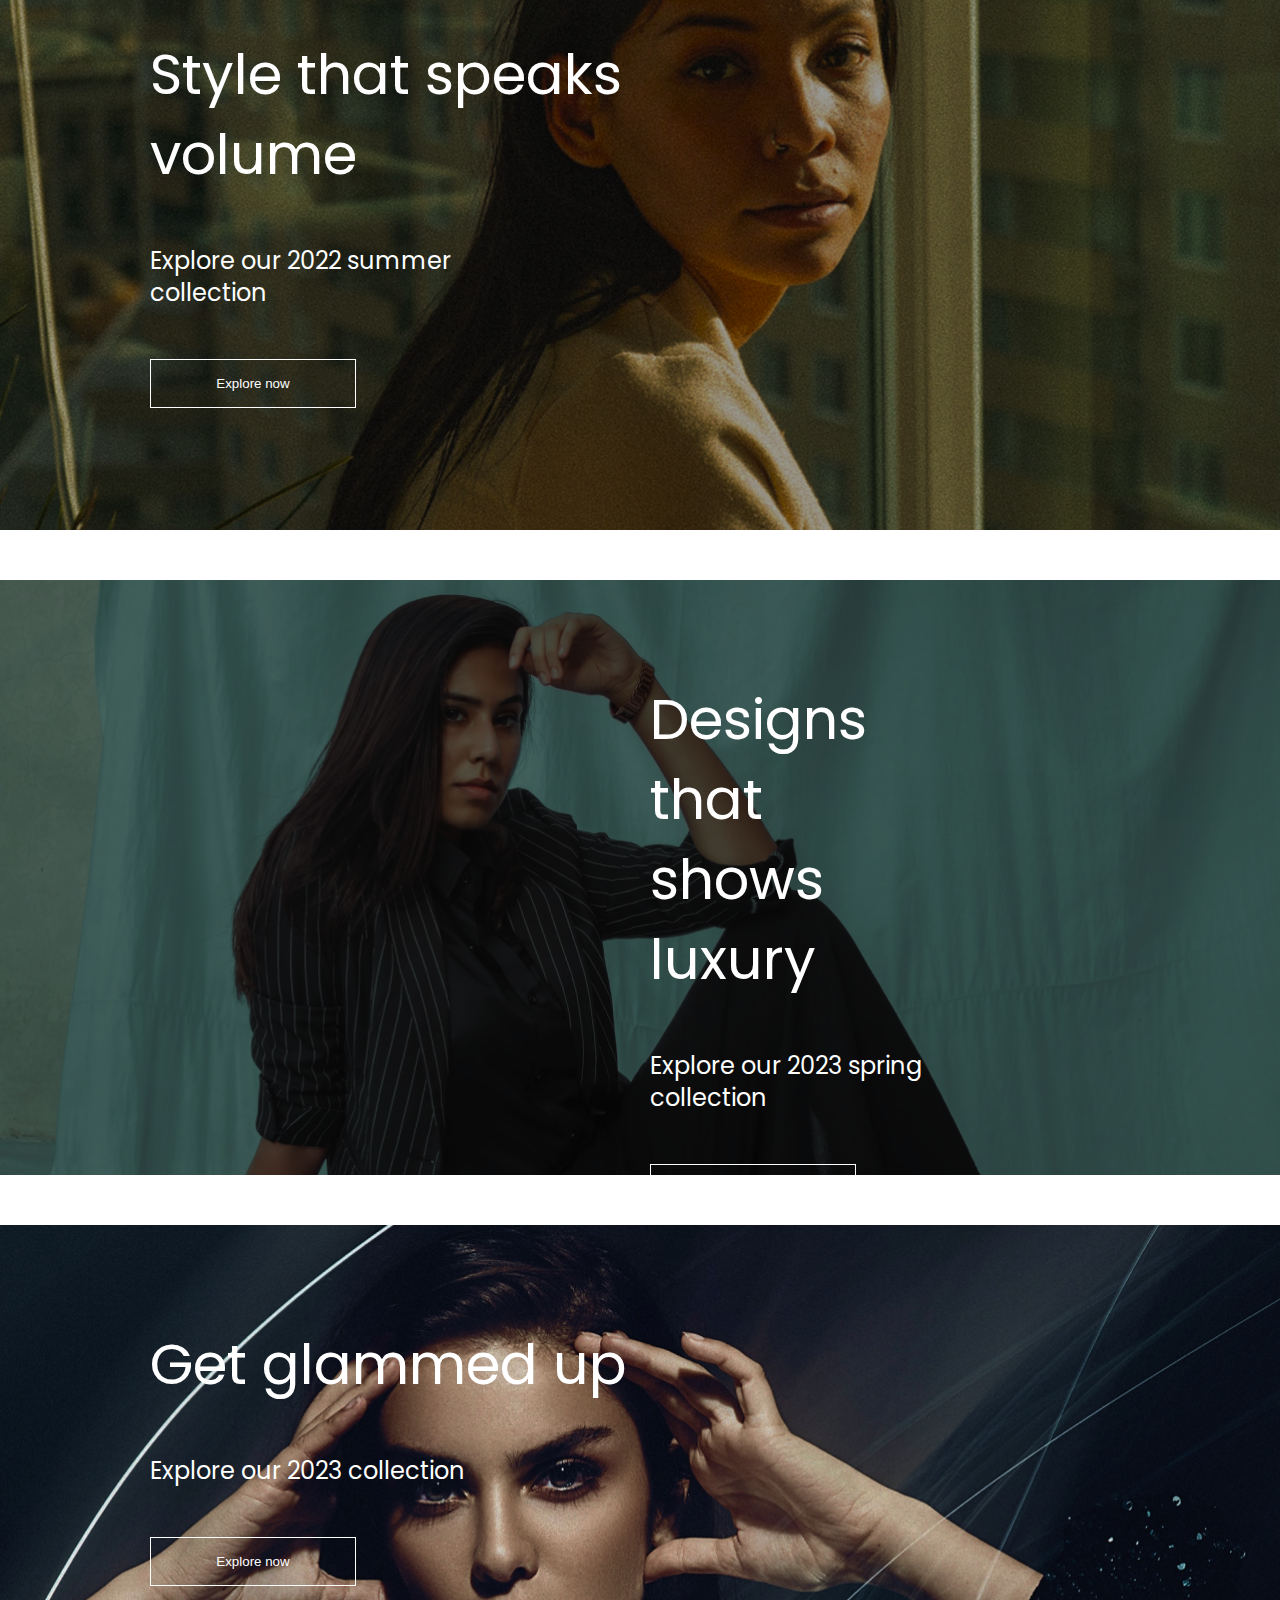
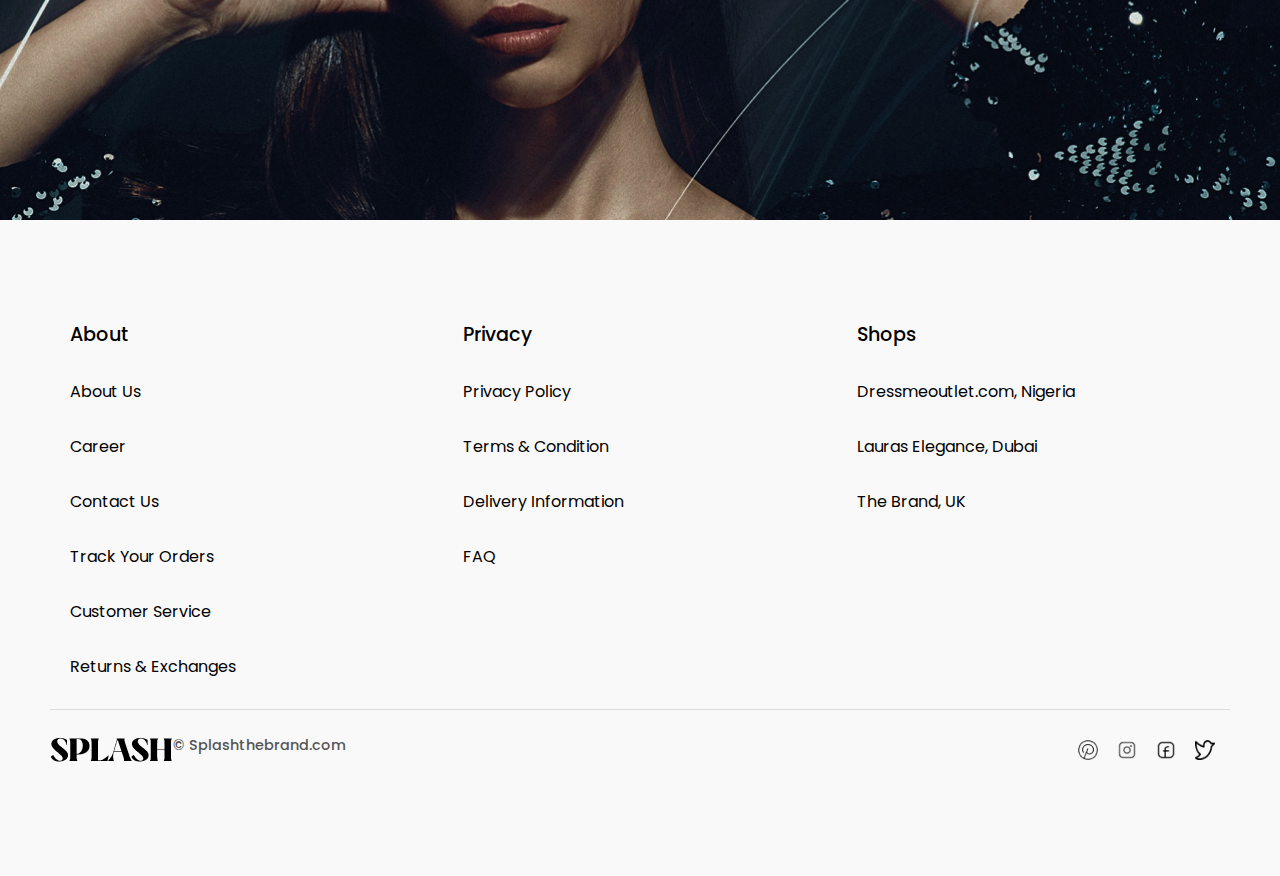
<file: home.html>
<!DOCTYPE html>
<html lang="en">
<head>
    <meta charset="UTF-8">
    <meta name="viewport" content="width=device-width, initial-scale=1.0">
    <title>splash</title>
    <link rel="stylesheet" href="style.css">
    <!-- <link rel="shortcut icon" href="assets/images/IMG_20240813_183820.jpg" type="image/jpg"> -->
</head>
<body>
     <div class="hero">
       

<header>
 <div>
    <img src="assets/icons/SPLASH.png" alt="">
</div>

<nav class="list">
    <a href="home.html"  class="underline">HOME</p>
    <a href="shop.html">SHOP</a>
    <a href="blog.html">BLOG</a>
    <a href="about.html">ABOUT</a>
    <a href="contact.html">CONTACT</a>
</nav>

<nav id="mainlist">
     <!-- <div> <img src="assets/icons/splash-black.png" alt="">   <img src="" alt=""></div> -->
    <a href="index.html"  class="underline">HOME</a>
    <a href="shop.html">SHOP</a>
    <a href="blog.html">BLOG</a>
    <a href="about.html">ABOUT</a>
    <a href="contact.html">CONTACT</a>
</nav>

<div class="cartimg">
    <img src="assets/icons/Vector (2).png" alt="">
    <img src="assets/icons/Vector (3).png" alt=""> </div>


<div class="main">
    <img src="assets/icons/icons8-menu-50.png" alt="" onclick="toggleMenu()" width="25px" height="25px" >
</div>

</header>

        <div class="header-text">
            <h1>
                Make a statement with every outfit
            </h1>

            <a href="shop.html"><button class="shoppingbtn"> Start shopping</button></a>
        </div>


        <!-- <div class="button">
           
        </div> -->
    </div>




<div>
    <h1 class="collections">Top Collections</h1>
    <div class="sec1">
        <div  class="part1">
            <img src="assets/images/Rectangle 26@2x.png" alt="" class="image1">
                           

            <div class="name-price">
                <div class="name">
                    <p>Clauras Montani playsuit</p>
                    <img src="assets/images/3-stars.png" alt="" >
                </div>

                <div class="price">
                    $50,000
                </div>
            </div>

            <div class="buy">
              <a href="not.html"><button class="one">buy now</button></a>
              <a href="not.html"><button class="two">Add to cart</button></a>
            </div>
        </div>

        <div class="part1">
            <img src="assets/images/Rectangle 37@2x.png" alt="" class="image1">
            

            <div class="name-price">
                <div class="name">
                    <p>Clauras Montani Jumpsuit</p>
                    <img src="assets/images/2-stars.png" alt="">
                </div>

                <div class="price">
                    $75,000
                </div>
            </div>

            <div class="buy">
                <a href="not.html"><button class="one">buy now</button></a>
                <a href="not.html"><button class="two">Add to cart</button></a>
              </div>
        </div>
    </div>


    <div class="sec1">
        <div  class="part1">
            <img src="assets/images/Rectangle 38.png" alt="" class="image1">
                           

            <div class="name-price">
                <div class="name">
                    <p>Short Casual MIni Gown</p>
                    <img src="assets/images/3-stars.png" alt="">
                </div>

                <div class="price">
                    $12,000
                </div>
            </div>

            <div class="buy">
                <a href="not.html"><button class="one">buy now</button></a>
                <a href="not.html"><button class="two">Add to cart</button></a>
              </div>
        </div>

        <div class="part1">
            <img src="assets/images/Rectangle 39.png" alt="" class="image1">
            

            <div class="name-price">
                <div class="name">
                    <p>Kims corperate wear</p>
                    <img src="assets/images/2-stars.png" alt="">
                </div>

                <div class="price">
                    $52,000
                </div>
            </div>

            <div class="buy">
                <a href="not.html"><button class="one">buy now</button></a>
                <a href="not.html"><button class="two">Add to cart</button></a>
              </div>
        </div>
    </div>
</div>






<div class="last-section">
    <h1 class="collections">Latest Arrivals</h1>

    <div class="that-speaks">
        
        <div class="speaks-text">
           <h1>Style that speaks volume</h1>
           <p>Explore our 2022 summer collection</p>
           <button>Explore now</button>
        </div>
    </div>


    <div class="that-shows">
        <div class="speaks-text" id="speaks-text2">
            <h1>Designs that shows luxury</h1>
            <p>Explore our 2023 spring collection</p>
            <button>Explore now</button>
         </div>
    </div>

    <div class="get-glammed">
        <div class="speaks-text">
            <h1 >Get glammed up</h1>
            <p>Explore our 2023 collection</p>
            <button>Explore now</button>
         </div>
    </div>
</div>


<footer class="footer">
    <div class="footer-content">
      <div class="footer-column">
        <h4>About</h4>
        <ul>
          <li><a href="#">About Us</a></li>
          <li><a href="#">Career</a></li>
          <li><a href="#">Contact Us</a></li>
          <li><a href="#">Track Your Orders</a></li>
          <li><a href="#">Customer Service</a></li>
          <li><a href="#">Returns & Exchanges</a></li>
        </ul>
      </div>
      <div class="footer-column">
        <h4>Privacy</h4>
        <ul>
          <li><a href="#">Privacy Policy</a></li>
          <li><a href="#">Terms & Condition</a></li>
          <li><a href="#">Delivery Information</a></li>
          <li><a href="#">FAQ</a></li>
        </ul>
      </div>
      <div class="footer-column">
        <h4>Shops</h4>
        <ul>
          <li><a href="#">Dressmeoutlet.com, Nigeria</a></li>
          <li><a href="#">Lauras Elegance, Dubai</a></li>
          <li><a href="#">The Brand, UK</a></li>
        </ul>
      </div>
    </div>
    <div class="footer-bottom">
      <div class="footer-brand">
        <img src="assets/icons/splash-black.png" alt="">
        <p>© Splashthebrand.com</p>
      </div>
      <div class="footer-socials">
        <a href="#"><img src="assets/icons/Vector.png" alt="Pinterest"></a>
        <a href="#"><img src="assets/icons/ph_instagram-logo-light.png" alt="Instagram"></a>
        <a href="#"><img src="assets/icons/iconoir_facebook-tag.png" alt="Facebook"></a>
        <a href="#"><img src="assets/icons/Vector (1).png" alt="Twitter"></a>
      </div>
    </div>
  </footer>




    <script src="index.js">  </script>
    
</body>
</html>
</file>
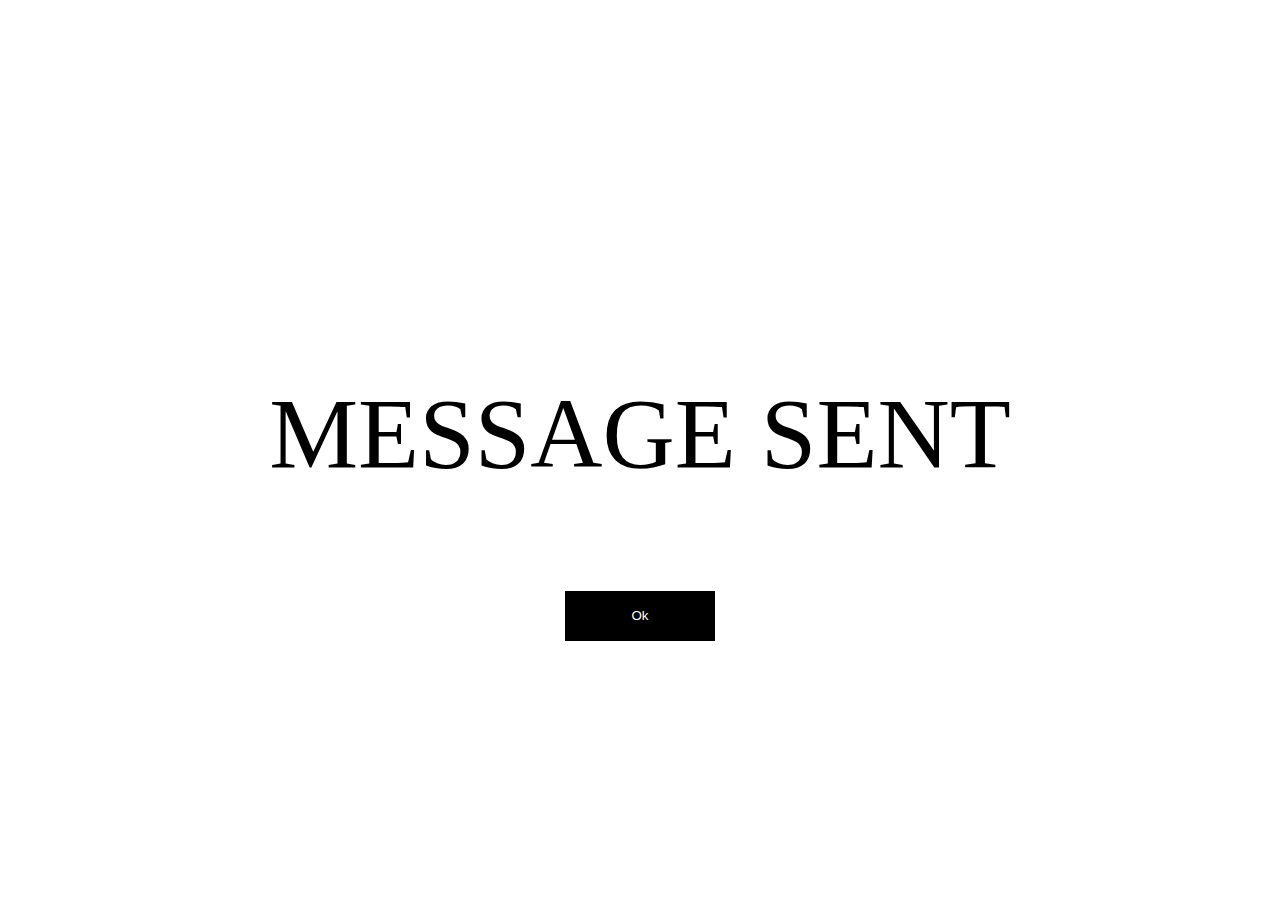
<file: message.html>
<!DOCTYPE html>
<html lang="en">
<head>
    <meta charset="UTF-8">
    <meta name="viewport" content="width=device-width, initial-scale=1.0">
    <title>my splash</title>

    <style>
        div{
            color: black;
            background-color: white;
            width: 100%;
            height: 100vh;
            display: flex;
            justify-content: center;
            align-items: center;
            flex-direction: column;
        }
        p{
            font-size: 100px;
            animation: slideInRight 2s ease-out;
        }


       button{
        width: 150px;
        height: 50px;
        color: white;
        background-color:black;
        border: none;
        animation: slideInLeft 0.5s ease-out;
       }
        

        /* Slide In from Right Animation: Slides the element in from the right side. Useful for side panels or alerts. */
        @keyframes slideInRight {
          0% { transform: translateX(100%); }
          100% { transform: translateX(0); }
        }
        .slide-in-right {
          animation: slideInRight 0.5s ease-out;
        }


       /* Slide In from Left Animation: Slides the element in from the left side. Adjust values as necessary. */
       @keyframes slideInLeft {
         0% { transform: translateX(-100%); }
         100% { transform: translateX(0); }
       }
       .slide-in-left {
         animation: slideInLeft 0.5s ease-out;
       }
    </style>
</head>
<body>
    <div>
        <p>MESSAGE SENT</p>

        <a href="contact.html">
            <button>Ok</button>
        </a>
    </div>
</body>
</html>
</file>
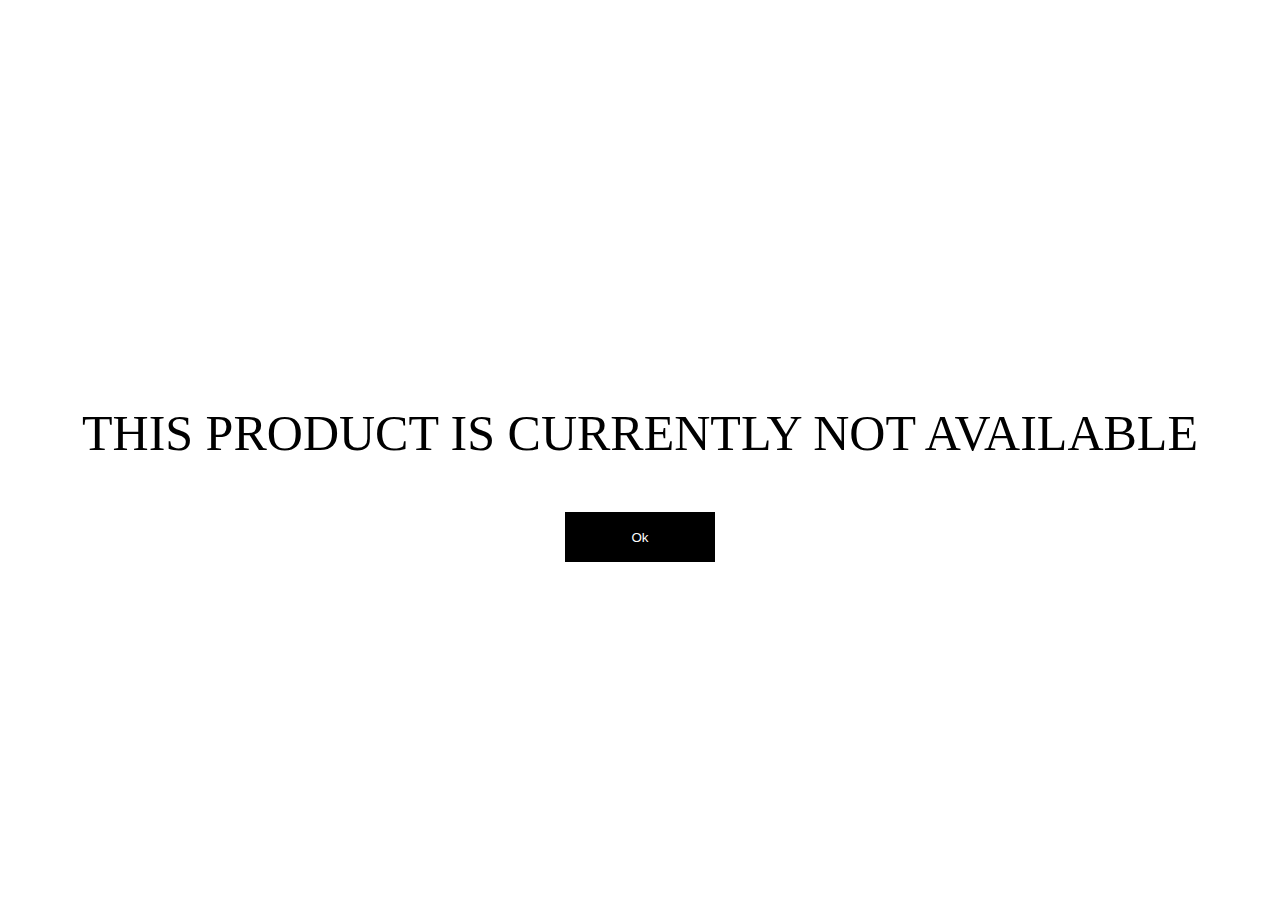
<file: not.html>
<!DOCTYPE html>
<html lang="en">
<head>
    <meta charset="UTF-8">
    <meta name="viewport" content="width=device-width, initial-scale=1.0">
    <title>my splash</title>

    <style>
        div{
            color: black;
            background-color: white;
            width: 100%;
            height: 100vh;
            display: flex;
            justify-content: center;
            align-items: center;
            flex-direction: column;
        }
        p{
            font-size: 50px;
            animation: slideInRight 2s ease-out;
        }


       button{
        width: 150px;
        height: 50px;
        color: white;
        background-color:black;
        border: none;
        animation: slideInLeft 0.5s ease-out;
       }
        

        /* Slide In from Right Animation: Slides the element in from the right side. Useful for side panels or alerts. */
        @keyframes slideInRight {
          0% { transform: translateX(100%); }
          100% { transform: translateX(0); }
        }
        .slide-in-right {
          animation: slideInRight 0.5s ease-out;
        }


       /* Slide In from Left Animation: Slides the element in from the left side. Adjust values as necessary. */
       @keyframes slideInLeft {
         0% { transform: translateX(-100%); }
         100% { transform: translateX(0); }
       }
       .slide-in-left {
         animation: slideInLeft 0.5s ease-out;
       }
    </style>
</head>
<body>
    <div>
        <p>THIS PRODUCT IS CURRENTLY NOT AVAILABLE</p>

        <a href="home.html">
            <button>Ok</button>
        </a>
    </div>
</body>
</html>
</file>
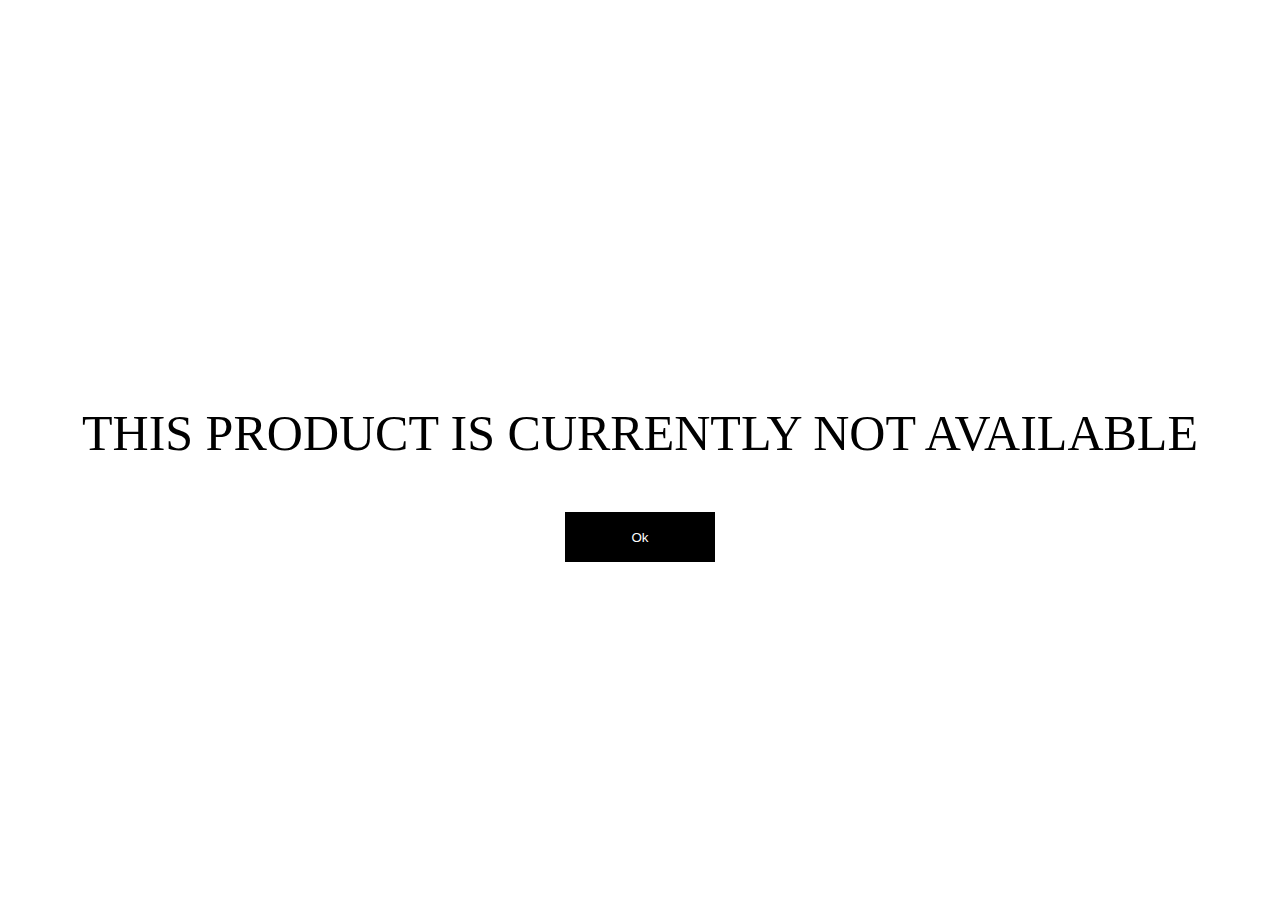
<file: not2.html>
<!DOCTYPE html>
<html lang="en">
<head>
    <meta charset="UTF-8">
    <meta name="viewport" content="width=device-width, initial-scale=1.0">
    <title>my splash</title>

    <style>
        div{
            color: black;
            background-color: white;
            width: 100%;
            height: 100vh;
            display: flex;
            justify-content: center;
            align-items: center;
            flex-direction: column;
        }
        p{
            font-size: 50px;
            animation: slideInRight 2s ease-out;
        }


       button{
        width: 150px;
        height: 50px;
        color: white;
        background-color:black;
        border: none;
        animation: slideInLeft 0.5s ease-out;
       }
        

        /* Slide In from Right Animation: Slides the element in from the right side. Useful for side panels or alerts. */
        @keyframes slideInRight {
          0% { transform: translateX(100%); }
          100% { transform: translateX(0); }
        }
        .slide-in-right {
          animation: slideInRight 0.5s ease-out;
        }


       /* Slide In from Left Animation: Slides the element in from the left side. Adjust values as necessary. */
       @keyframes slideInLeft {
         0% { transform: translateX(-100%); }
         100% { transform: translateX(0); }
       }
       .slide-in-left {
         animation: slideInLeft 0.5s ease-out;
       }
    </style>
</head>
<body>
    <div>
        <p>THIS PRODUCT IS CURRENTLY NOT AVAILABLE</p>

        <a href="shop.html">
            <button>Ok</button>
        </a>
    </div>
</body>
</html>
</file>
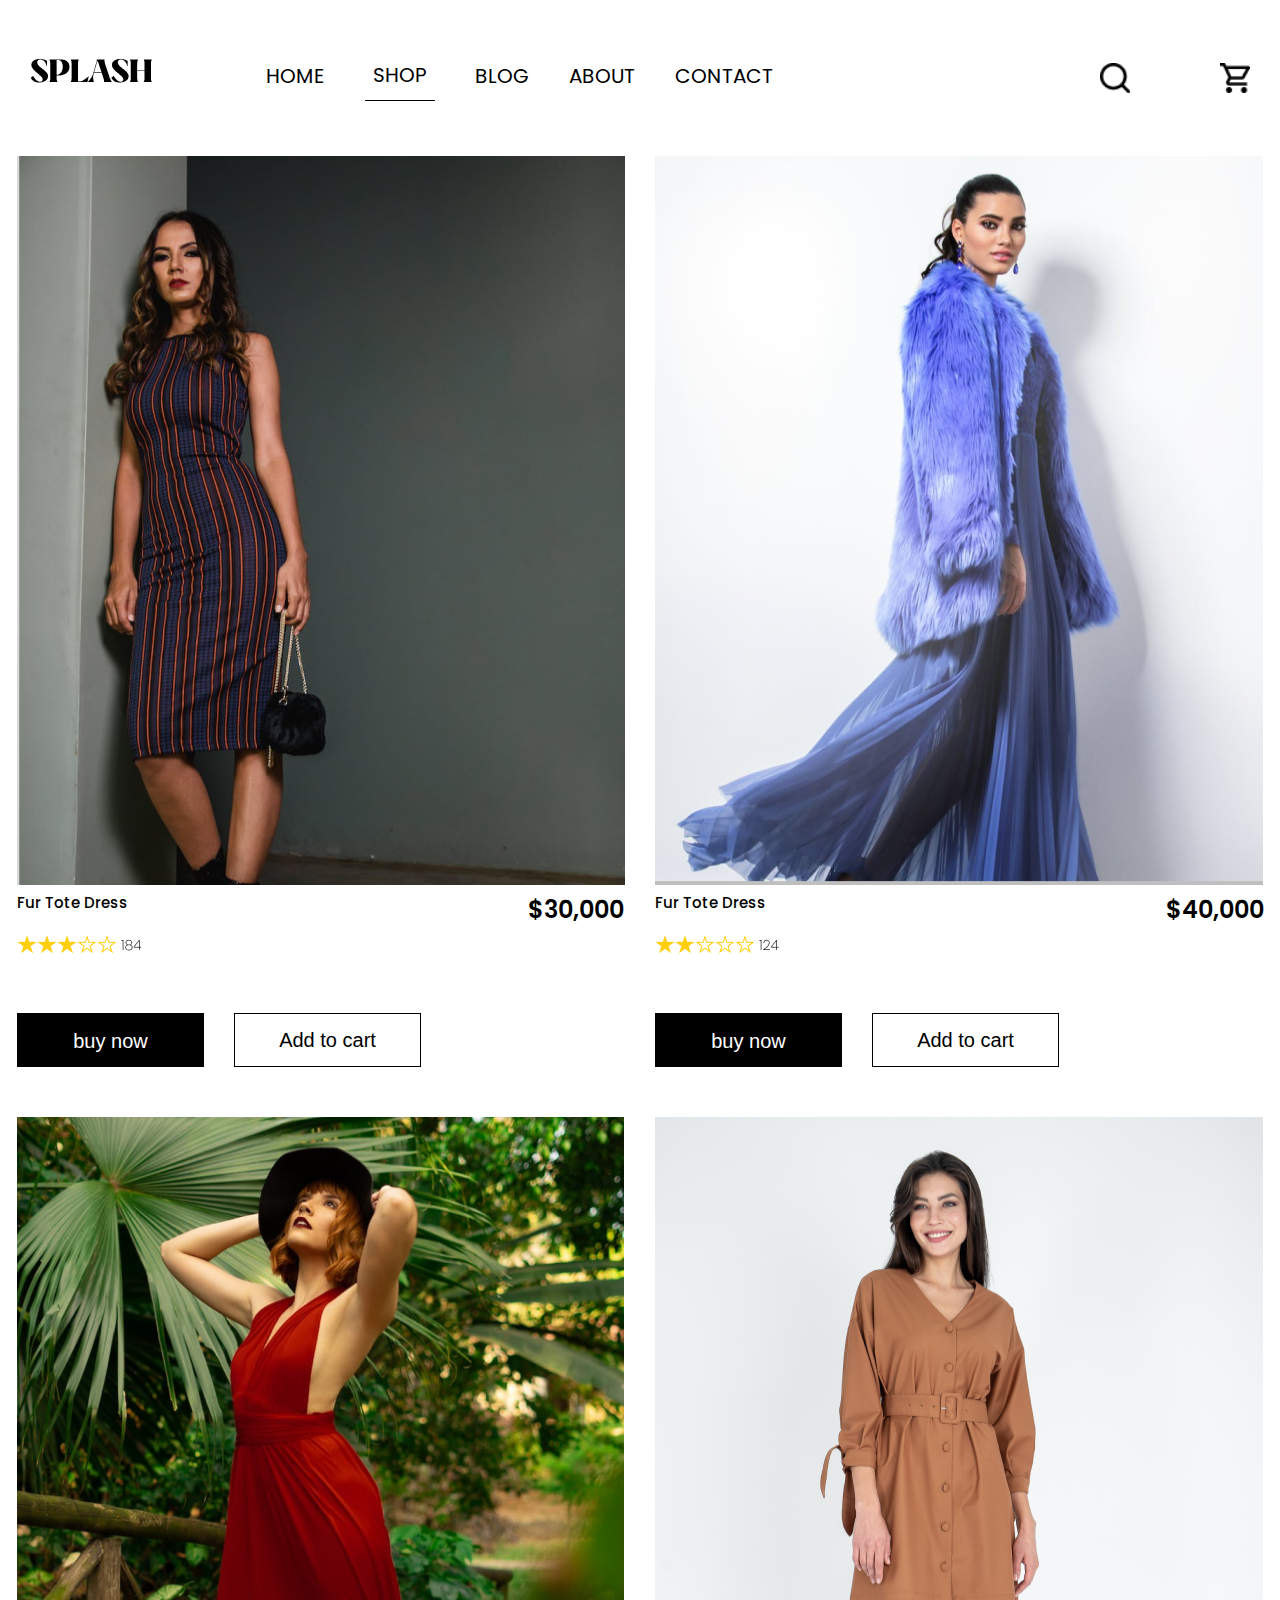
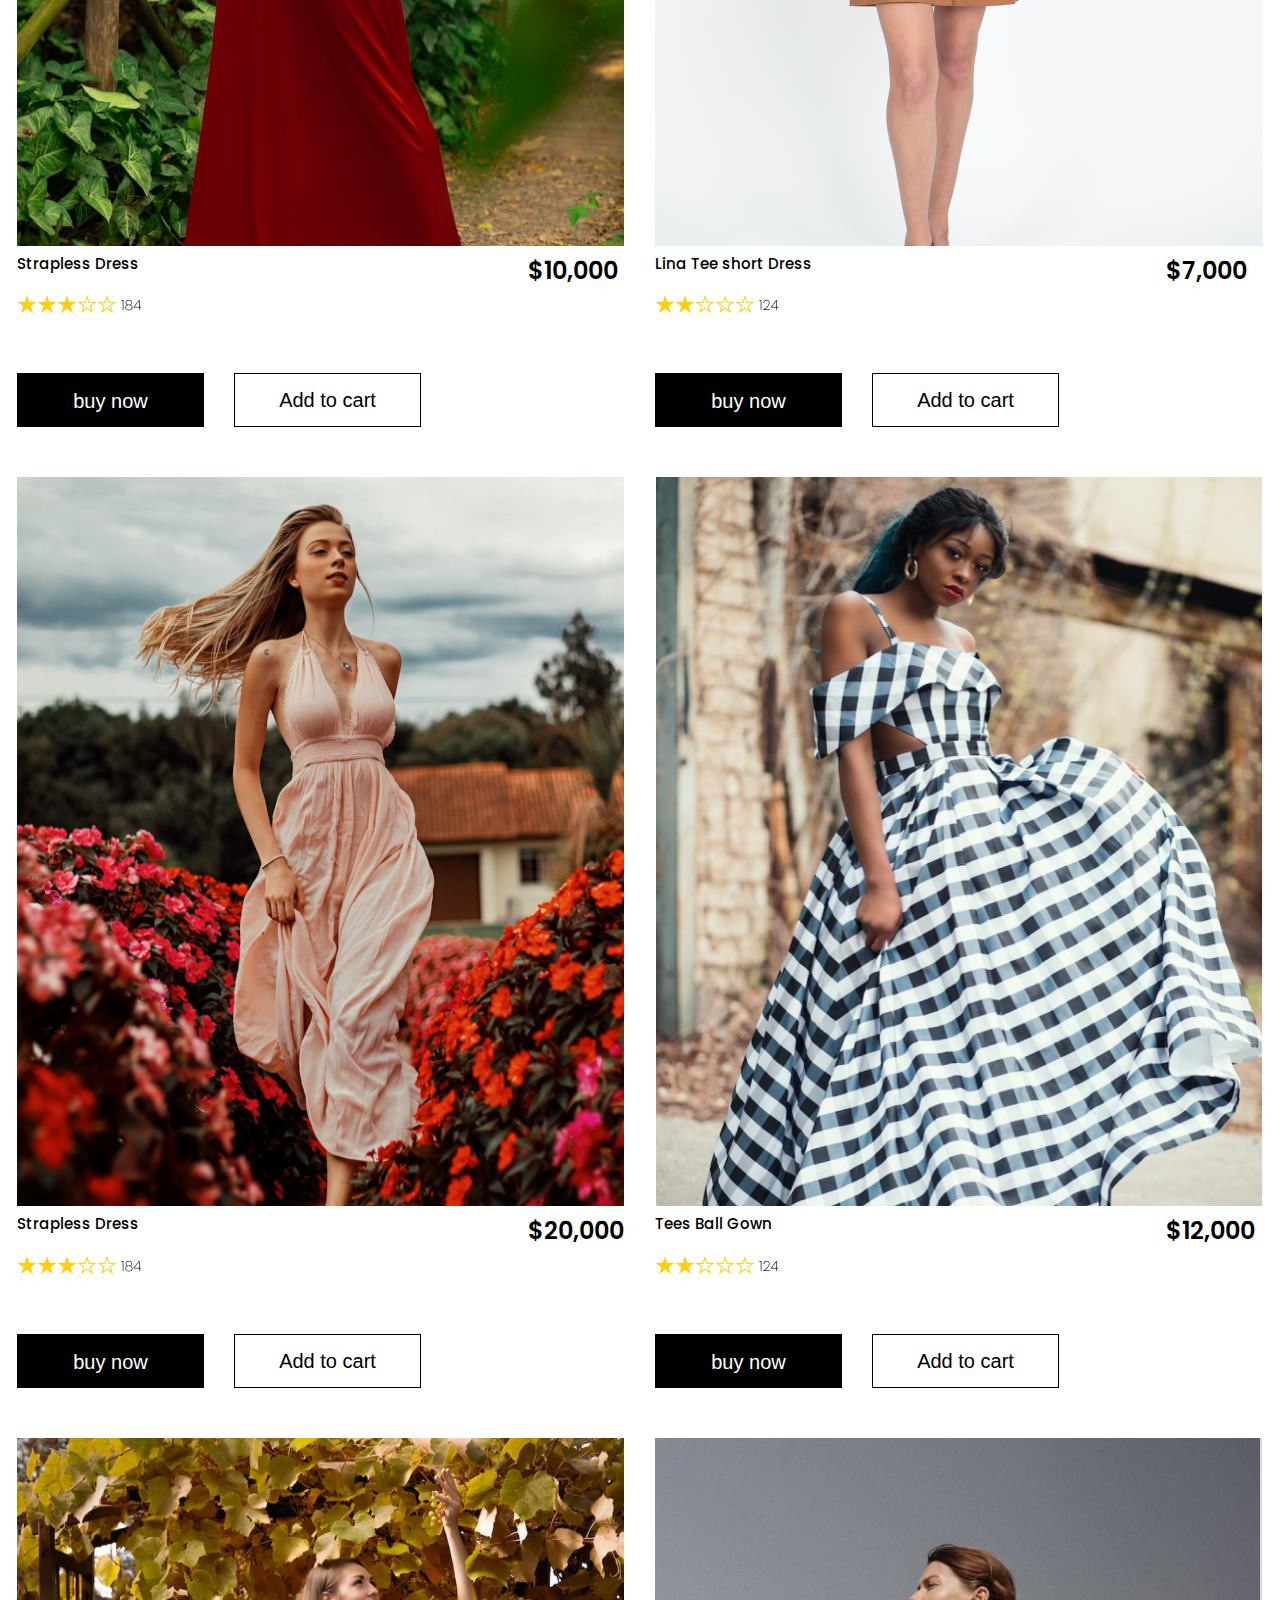
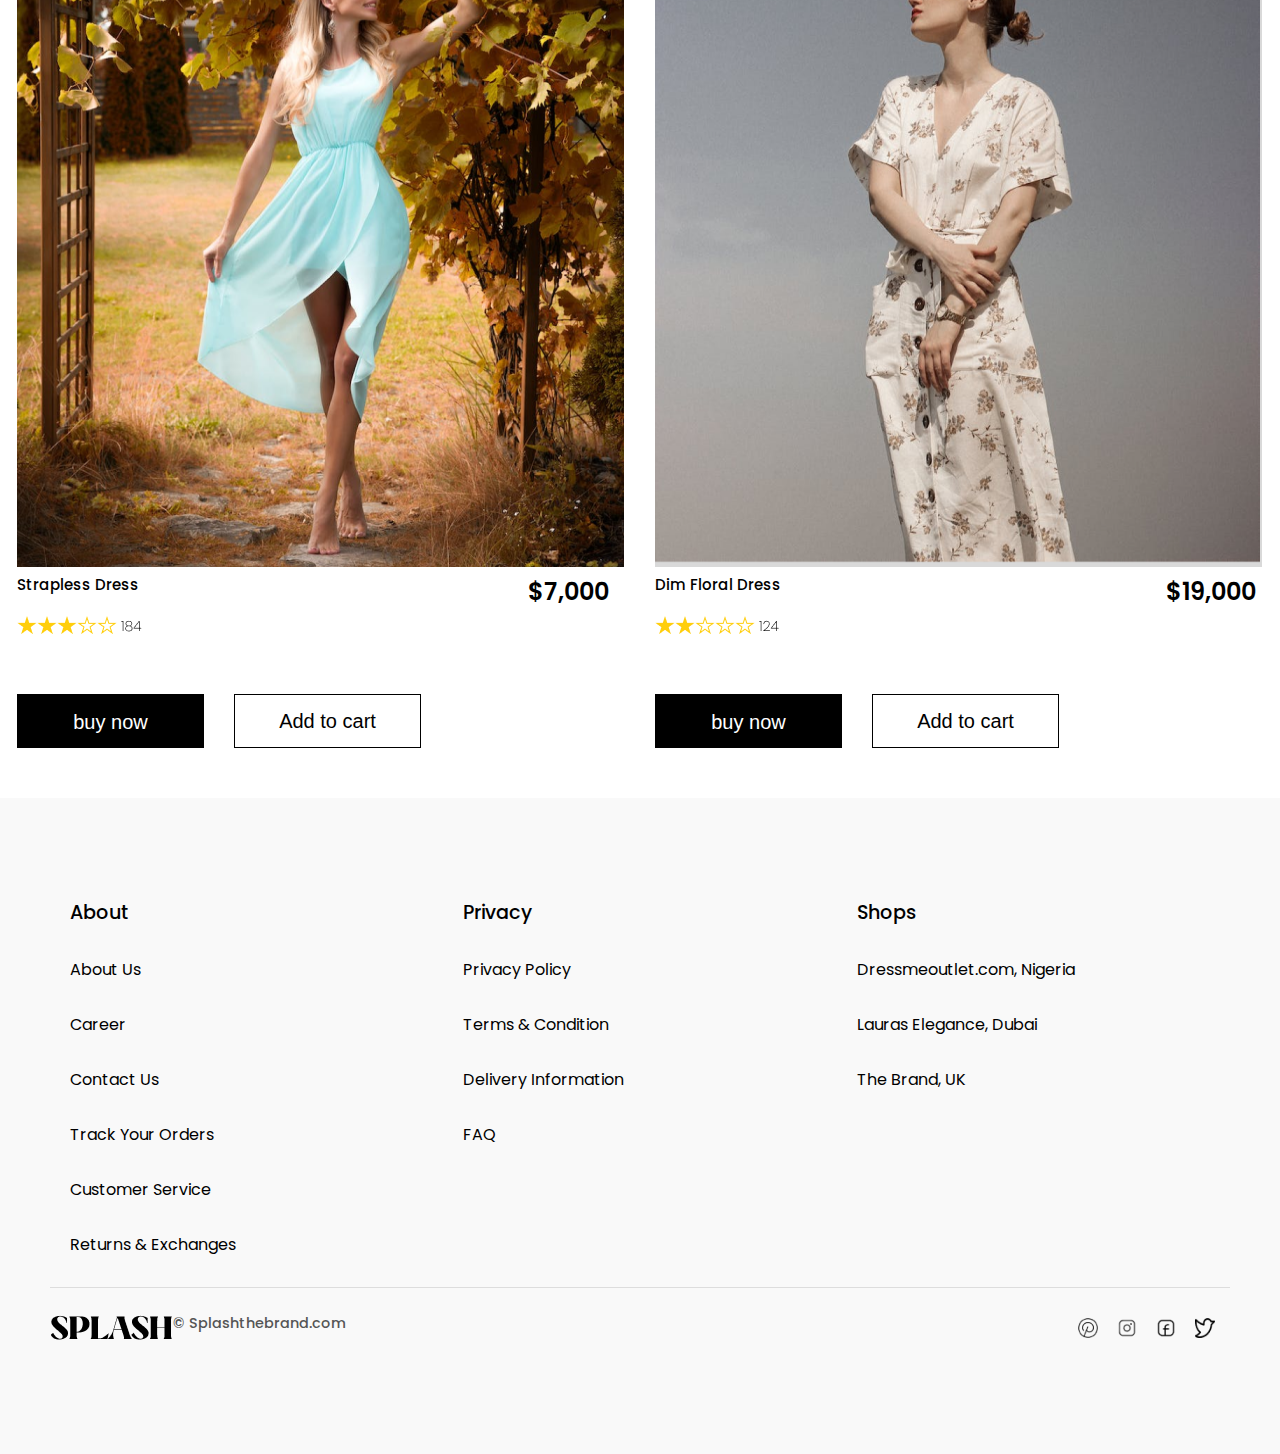
<file: shop.html>
<!DOCTYPE html>
<html lang="en">
<head>
    <meta charset="UTF-8">
    <meta name="viewport" content="width=device-width, initial-scale=1.0">
    <title>my splash</title>
    <link rel="stylesheet" href="shop.css">
</head>
<body>
    
       

        <header>
         <div>
            <img src="assets/icons/splash-black.png" alt="" class="logo1">
            <img src="assets/icons/SPLASH.png" alt="" class="logo2">
        </div>
        
        <nav class="list">
            <a href="home.html" >HOME</a>
            <a href="shop.html" class="underline">SHOP</a>
            <a href="blog.html">BLOG</a>
            <a href="about.html">ABOUT</a>
            <a href="contact.html">CONTACT</a>
        </nav>
        
        <nav id="mainlist">
            <a href="home.html"  >HOME</a>
            <a href="shop.html" class="underline">SHOP</a>
            <a href="blog.html">BLOG</a>
            <a href="about.html">ABOUT</a>
            <a href="contact.html">CONTACT</a>
        </nav>
        
        <div class="cartimg">
            <img src="assets/icons/Vector (4).png" alt="">
            <img src="assets/icons/Vector (5).png" alt=""> </div>
        
        
        <div class="main">
            <img src="assets/icons/icons8-menu-50.png" alt="" onclick="toggleMenu()" width="25px" height="25px">
        </div>
        
        </header>
        


     <div class="sec1">
        <div  class="part1">
            <img src="assets/images/Rectangle 61.png" alt="" class="image1">
                           

            <div class="name-price">
                <div class="name">
                    <p>Fur Tote Dress</p>
                    <img src="assets/images/3-stars.png" alt="">
                </div>

                <div class="price">
                    $30,000
                </div>
            </div>

            <div class="buy">
                <a href="not2.html"><button class="one">buy now</button></a>
                <a href="not2.html"><button class="two">Add to cart</button></a>
              </div>
        </div>

        <div class="part1">
            <img src="assets/images/Rectangle 58.png" alt="" class="image1">
            

            <div class="name-price">
                <div class="name">
                    <p>Fur Tote Dress</p>
                    <img src="assets/images/2-stars.png" alt="">
                </div>

                <div class="price">
                    $40,000
                </div>
            </div>

            <div class="buy">
                <a href="not2.html"><button class="one">buy now</button></a>
                <a href="not2.html"><button class="two">Add to cart</button></a>
              </div>
        </div>
    </div>

    <div class="sec1">
        <div  class="part1">
            <img src="assets/images/Rectangle 65.png" alt="" class="image1">
                           

            <div class="name-price">
                <div class="name">
                    <p>Strapless Dress</p>
                    <img src="assets/images/3-stars.png" alt="">
                </div>

                <div class="price">
                    $10,000
                </div>
            </div>

            <div class="buy">
                <a href="not2.html"><button class="one">buy now</button></a>
                <a href="not2.html"><button class="two">Add to cart</button></a>
              </div>
        </div>

        <div class="part1">
            <img src="assets/images/image 27.png" alt="" class="image1">
            

            <div class="name-price">
                <div class="name">
                    <p>Lina Tee short Dress</p>
                    <img src="assets/images/2-stars.png" alt="">
                </div>

                <div class="price">
                    $7,000
                </div>
            </div>

            <div class="buy">
                <a href="not2.html"><button class="one">buy now</button></a>
                <a href="not2.html"><button class="two">Add to cart</button></a>
              </div>
        </div>
    </div>

    <div class="sec1">
        <div  class="part1">
            <img src="assets/images/Rectangle 63.png" alt="" class="image1">
                           

            <div class="name-price">
                <div class="name">
                    <p>Strapless Dress</p>
                    <img src="assets/images/3-stars.png" alt="">
                </div>

                <div class="price">
                    $20,000
                </div>
            </div>

            <div class="buy">
                <a href="not2.html"><button class="one">buy now</button></a>
                <a href="not2.html"><button class="two">Add to cart</button></a>
              </div>
        </div>

        <div class="part1">
            <img src="assets/images/Rectangle 66.png" alt="" class="image1">
            

            <div class="name-price">
                <div class="name">
                    <p>Tees Ball Gown</p>
                    <img src="assets/images/2-stars.png" alt="">
                </div>

                <div class="price">
                    $12,000
                </div>
            </div>

            <div class="buy">
                <a href="not2.html"><button class="one">buy now</button></a>
                <a href="not2.html"><button class="two">Add to cart</button></a>
              </div>
        </div>
    </div>

    <div class="sec1">
        <div  class="part1">
            <img src="assets/images/Rectangle 62.png" alt="" class="image1">
                           

            <div class="name-price">
                <div class="name">
                    <p>Strapless Dress</p>
                    <img src="assets/images/3-stars.png" alt="">
                </div>

                <div class="price">
                    $7,000
                </div>
            </div>

            <div class="buy">
                <a href="not2.html"><button class="one">buy now</button></a>
                <a href="not2.html"><button class="two">Add to cart</button></a>
              </div>
        </div>

        <div class="part1">
            <img src="assets/images/Rectangle 60.png" alt="" class="image1">
            

            <div class="name-price">
                <div class="name">
                    <p>Dim Floral Dress</p>
                    <img src="assets/images/2-stars.png" alt="">
                </div>

                <div class="price">
                    $19,000
                </div>
            </div>

            <div class="buy">
                <a href="not2.html"><button class="one">buy now</button></a>
                <a href="not2.html"><button class="two">Add to cart</button></a>
              </div>
        </div>
    </div>

    <footer class="footer">
        <div class="footer-content">
          <div class="footer-column">
            <h4>About</h4>
            <ul>
              <li><a href="#">About Us</a></li>
              <li><a href="#">Career</a></li>
              <li><a href="#">Contact Us</a></li>
              <li><a href="#">Track Your Orders</a></li>
              <li><a href="#">Customer Service</a></li>
              <li><a href="#">Returns & Exchanges</a></li>
            </ul>
          </div>
          <div class="footer-column">
            <h4>Privacy</h4>
            <ul>
              <li><a href="#">Privacy Policy</a></li>
              <li><a href="#">Terms & Condition</a></li>
              <li><a href="#">Delivery Information</a></li>
              <li><a href="#">FAQ</a></li>
            </ul>
          </div>
          <div class="footer-column">
            <h4>Shops</h4>
            <ul>
              <li><a href="#">Dressmeoutlet.com, Nigeria</a></li>
              <li><a href="#">Lauras Elegance, Dubai</a></li>
              <li><a href="#">The Brand, UK</a></li>
            </ul>
          </div>
        </div>
        <div class="footer-bottom">
          <div class="footer-brand">
            <img src="assets/icons/splash-black.png" alt="">
            <p>© Splashthebrand.com</p>
          </div>
          <div class="footer-socials">
            <a href="#"><img src="assets/icons/Vector.png" alt="Pinterest"></a>
            <a href="#"><img src="assets/icons/ph_instagram-logo-light.png" alt="Instagram"></a>
            <a href="#"><img src="assets/icons/iconoir_facebook-tag.png" alt="Facebook"></a>
            <a href="#"><img src="assets/icons/Vector (1).png" alt="Twitter"></a>
          </div>
        </div>
      </footer>
    

    <script src="index.js"></script>
</body>
</html>
</file>
<file: style.css>
@import url('https://fonts.googleapis.com/css2?family=Poppins:ital,wght@0,100;0,200;0,300;0,400;0,500;0,600;0,700;0,800;0,900;1,100;1,200;1,300;1,400;1,500;1,600;1,700;1,800;1,900&display=swap');
*{
    padding: 0;
    margin: 0;
    box-sizing: border-box;
}

body{
    width: 100%;
    font-family: "Poppins";
    overflow-x: hidden;
}
.hero{
    background-image:url(assets/images/Rectangle88.png) ;
    width: 100%;
    height: 100vh;
    background-position: center;
    background-repeat: no-repeat;
    background-size: cover;
    animation: fadeIn 1.5s ease-in-out;
}

.header-text {
  text-align: center;
  color: white;
  padding-top: 100px;
  animation: slideInFromTop 1s ease-in-out;
}


header{
 display: flex;
 justify-content: space-between;
 padding: 30px 30px;
 color: white;
 font-size: 20px;
 align-items:center;
}

 nav{
    display: flex;
    align-items: center;
    padding-top: 20px;
    gap: 40px;
    padding-bottom: 25px;
    margin-left: -100px;
    z-index: 100;
}

 nav a{
    text-decoration: none;
    color: white;
    height: 50px;
    display: flex;
    align-items: center; 
    justify-content: center;    
   overflow: hidden;
    
}
.underline{
    border-bottom: 1px solid white;
    width: 70px;
} 


.cartimg{
    width: 150px;
    height: 30px;
    display: flex;
    justify-content: space-between;
}

.main{
    display: none;
    

}
.header-text h1{

    font-size: 64px;
    font-weight: 400;
    line-height: 88px;
    text-align: center;
    width: 694px;
    height: 176px;
    color: white;
    }
    
    .header-text{
        display: flex;
        flex-direction: column;
        align-items: center;
        padding-top: 50px;
        gap: 20px;
    }
    
    .header-text .shoppingbtn {
      display: inline-block;
      margin-top: 20px;
      padding: 15px 30px;
      font-size: 20px;
      font-weight: 500;
      color: white;
      border: 2px solid white;
      background: transparent;
      transition: all 0.3s ease;
      cursor: pointer;
  }
  
  .header-text .shoppingbtn:hover {
      background-color: white;
      color: black;
      transform: scale(1.05);
  }
    .image1{
        width: 608px;
height: 729px;


    }

    .collections{
font-size: 48px;
font-weight: 500;
padding: 30px 30px 30px 40px;


    }
    
    .sec1{
        display: flex;
        justify-content: center;
        gap: 30px;
        padding-bottom: 50px;
     }
    
     .sec1 .name-price .name p{
        font-size: 15px;
        font-weight: 500;
        line-height: 22.5px;
        padding-bottom: 20px;
     }
    
     .sec1 .name-price .price{
        width: 97px;
        height: 36px;
        font-size: 24px;
       font-weight: 600;
       line-height: 36px;
     }
    
     .sec1 .name-price{
        display: flex;
        justify-content: space-between;
        padding-bottom: 50px;
     }
    
     .sec1 .part1 .buy .one{
        width: 187px;
        height: 54px;
        padding: 12px 49px 12px 49px;
        font-size: 20px;
        font-weight: 400;
        line-height: 30px;
        color: white;
        background-color: black;
        border: 1px solid black;
     }
    
     .sec1 .part1 .buy .two{
        width: 200px;
    height: 54px;
    padding: 2px 9px 2px 9px;
    border: 1px 0px 0px 0px;
    font-size: 20px;
    font-weight: 400;
    line-height: 30px;
    background-color: transparent;
    border: 1px solid black;
     }
    
     .sec1 .part1 .buy{
        display: flex;
        gap: 30px;
     }

     .that-speaks{
        background-image: url(assets/images/Rectangle56@2x.png);
        width: 100%;
        height: 595px;
        background-position: center;
        background-size: cover;
       background-repeat: no-repeat;
       
     }

     .that-shows{
        background-image: url(assets/images/image35.png);
        width: 100%;
        height: 595px;
        background-position: center;
        background-size: cover;
        background-repeat: no-repeat;
     }

     .get-glammed{
        background-image:url(assets/images/Rectangle87.png) ;
        width: 100%;
        height: 595px;
        background-position: center;
        background-size: cover;
        background-repeat: no-repeat;
     }

     .last-section{
        display: flex;
        flex-direction: column;
        gap:50px;
     }

     

     .speaks-text{
        width:637px;
height: 352px;
gap: 32px;
display: flex;
flex-direction: column;
gap: 50px;
padding-left: 150px;
padding-top: 100px;

     }

     #speaks-text2{
        width:637px;
height: 352px;
gap: 32px;
display: flex;
flex-direction: column;
gap: 50px;
padding-left: 650px;
padding-top: 100px;
     }

     .speaks-text h1{
font-size: 56px;
font-weight: 400;
line-height: 80px;
color: white;

     }

     .speaks-text p{
font-size: 24px;
font-weight: 400;
line-height: 32px;
color: white;
width: 348px;


     }

     .speaks-text button{
        width: 206px;
height: 64px;
padding: 16px 32px 16px 32px;
gap: 10px;
background-color: transparent;
border: 1px solid white;
color: white;

     }

     @keyframes fadeIn {
      from {
          opacity: 0;
      }
      to {
          opacity: 1;
      }
  }
  
  @keyframes slideInFromTop {
      from {
          transform: translateY(-100px);
          opacity: 0;
      }
      to {
          transform: translateY(0);
          opacity: 1;
      }
  }

      a {
        text-decoration: none;
        color: inherit;
      }
      
      .footer {
        background-color: #f9f9f9;
        padding-top: 100px;
        padding-bottom: 100px;
        padding-left: 50px;
        padding-right: 50px;
      }
      
      .footer-content {
        display: flex;
        justify-content: space-between;
        flex-wrap: wrap;
        margin-bottom: 20px;
      }
      
      .footer-column {
        flex: 1;
        margin: 0 20px;
        min-width: 200px;
      }
      
      .footer-column h4 {
        font-size: 1.2em;
        font-weight: 500;
        margin-bottom: 15px;
      }
      
      .footer-column ul {
        list-style: none;
        padding: 0;
        display: flex;
        flex-direction: column;
        gap: 20px;
        padding-top: 15px;
      }
      
      .footer-column li {
        margin-bottom: 10px;
      }
      
      .footer-column li a:hover {
        text-decoration: underline;
      }
      
      
      .footer-bottom {
        display: flex;
        justify-content: space-between;
        align-items: center;
        flex-wrap: wrap;
        border-top: 1px solid #ddd;
        padding-top: 20px;
      }
      
      .footer-brand {
        font-weight: 500;
        display: flex;
      }
      
      .footer-brand p {
        margin: 5px 0 0;
        font-size: 0.9em;
        color: #555;
      }
      
      .footer-socials a {
        margin-right: 15px;
        display: inline-block;
      }
      
      .footer-socials img {
        width: 20px;
        height: 20px;
        filter: grayscale(100%);
        transition: filter 0.3s ease;
      }
      
      .footer-socials img:hover {
        filter: none;
      }

 

.footer-socials img:hover {
  transform: scale(1.1);
}

/* Responsive Design */
@media (max-width: 768px) {
  .footer-content {
      flex-direction: column;
      align-items: center;
      gap: 30px;
  }

  .footer-column {
      text-align: center;
  }
  .footer-brand{
    display: flex;

    flex-direction: column;
  }
  .footer-bottom {
      flex-direction: column;
      align-items: center;
      gap: 10px;
      text-align: center;
  }
}




     @media (max-width:1250px){
         .image1{
        width: 458px;
height: 579px;
     }
     #speaks-text2{
        padding-left: 450px;
        gap: 30px;
     }

    }

     @media (max-width:1000px){
        .image1{
            width: 450px;
            height: 560px;
        }
        body{
          width: 100%;
          font-family: "Poppins";
          overflow-x: hidden;
      }

      .sec1 .part1 .buy .one{
        width: 130px;
        font-size: 15px;
      }
  
      .sec1 .part1 .buy .two{
        width: 130px;
        font-size: 15px;
        border: 1px solid black;
      }
  
        /* .sec1 .part1 .buy .one{
         scale: 0.5;
        }

        .sec1 .part1 .buy .two{
          scale: 0.5;
        } */
        .sec1 .part1{
            width: 450px;
        }
        .sec1{
            flex-direction: column;
            align-items: center;
            gap: 50px;
        }

        .underline{
          border-bottom: 1px solid black;
        }

        .speaks-text h1{
            font-size: 46px;
            font-weight: 400;
            line-height: 50px;
            color: white;
            width:250px; 
            
                 }


                 .last-section{
                  overflow: hidden;
                 }

                 
            
                 .speaks-text p{
            font-size: 14px;
            font-weight: 400;
            line-height: 32px;
            color: white;
            width: 348px;
            /* height: 64px; */
            
            
                 }
            
                 .speaks-text button{
                   scale: 0.8;
                 }
            
                 #speaks-text2{
                    padding-left: 50px;
                    gap: 30px;
                 }

                 .speaks-text{
                    padding-left: 50px;
                    gap: 30px;
                 }

                 header  nav{
                  position: absolute;
                  width: 100%;
                  height: 100%;
                  top:0px;
                  right: 0;
                  left: 50;
                  flex-direction: column;
                  text-align: center;
                  background-color: #fff;
                  /* color: black; */
                  /* opacity: 70%; */
                  gap:0;
                  overflow: hidden;
                  /* height: 100vh; */
                  /* align-items: center; */
                  /* display: flex; */
               }
               header nav a{
                   padding: 20px;
                   color: black;
                   height: 80px;
                   width: 100px;
               }

               .semi-nav{
                display: flex;
                justify-content: space-between;
                background-color: black;
                width: 100%;

                display: flex;
    justify-content: space-between;
    padding: 30px 30px;
    color: black;
    font-size: 20px;
    align-items:center;
            }
               .main{
                   display: block;
                   cursor: pointer;
               }
               #mainlist{
                   transition: all 2s;
                 /* float: right; */
               }
               .cartimg{
                   display: none;
               }
               .list{
                   display: none;
               }
     }


@media (max-width:600px) {
    .sec1{
        flex-direction: column;
        align-items: center;
      
        
    }
    .image1{
        width: 300px;
        height: 410px;
    }

    .sec1 .part1 .buy .one{
      width: 130px;
      font-size: 15px;
    }

    .sec1 .part1 .buy .two{
      width: 130px;
      font-size: 15px;
      border: 1px solid black;
    }
    .sec1 .part1 .buy{
      display: flex;
      gap: 30px;
   }


    .header-text h1{
        scale: 0.5;
    }
    .sec1 .part1{
        width: 300px;
    }
    .shoppingbtn{
        scale: 0.8;
    }

    .collections{
        scale: 0.8;
        padding: 0;
    }

    header  nav{
       position: absolute;
       width: 100%;
       height: 100%;
       top:70px;
       right: 0;
       left: 50;
       flex-direction: column;
       text-align: center;
       background-color: #fff;
       /* color: black; */
       /* opacity: 70%; */
       gap:0;
       overflow: hidden;
       /* height: 100vh; */
       /* align-items: center; */
       /* display: flex; */
    }
    header nav a{
        padding: 20px;
        color: black;
        padding: 20px;
    }
    .main{
        display: block;
        cursor: pointer;
    }
    #mainlist{
        transition: all 2s;
      /* float: right; */
    }
    .cartimg{
        display: none;
    }
    .list{
        display: none;
    }


}
</file>
<file: about.css>
@import url('https://fonts.googleapis.com/css2?family=Poppins:ital,wght@0,100;0,200;0,300;0,400;0,500;0,600;0,700;0,800;0,900;1,100;1,200;1,300;1,400;1,500;1,600;1,700;1,800;1,900&display=swap');
*{
    padding: 0;
    margin: 0;
}

body{
    font-family: Poppins;
    /* overflow: hidden; */
}

.logo2{
  display: none;
}
header{
    display: flex;
    justify-content: space-between;
    padding: 30px 30px;
    color: black;
    font-size: 20px;
    align-items:center;
   }
   
    nav{
       display: flex;
       align-items: center;
       padding-top: 20px;
       gap: 40px;
       padding-bottom: 25px;
       margin-left: -100px;
   }
   
    nav a{
       text-decoration: none;
       color: black;
       height: 50px;
       display: flex;
       align-items: center; 
       justify-content: center;    
      overflow: hidden;
       
   }
   .underline{
       border-bottom: 1px solid black;
       width: 70px;
   } 
   
   
   .cartimg{
    width: 150px;
    height: 30px;
    display: flex;
    justify-content: space-between;
}
   
   .main{
       display: none;
       
   
   }
.about-us{
    width: 181px;
height: 45px;
font-size: 40px;
font-weight: 500;
line-height: 45px;
display: flex;
justify-content: center;
width: 100%;
padding-bottom: 50px;
}

.image1{
    width: 605px;
height: 512px;

}

.text1{
    width: 601px;
height: 120px;
font-size: 20px;
font-weight: 400;
line-height: 40px;
padding-top: 100px;
}
.sec1{
    display: flex;
    justify-content: center;
    gap: 20px;
}


.image2{
    width: 800px;
height: 670px;
top: 600px;
left: 521px;
position: absolute;
}

.text2{
    width: 375px;
height: 326px;
font-size: 20px;
font-weight: 400;
line-height: 40px;
padding-top: 100px;
padding-left: 50px;
}


.last-section{
    padding-top: 200px;
    display: flex;
    justify-content: center;
}


 a {
    text-decoration: none;
    color: inherit;
  }
  
  .footer {
    background-color: #f9f9f9;
    padding-top: 100px;
    padding-bottom: 100px;
    padding-left: 50px;
    padding-right: 50px;
  }
  
  .footer-content {
    display: flex;
    justify-content: space-between;
    flex-wrap: wrap;
    margin-bottom: 20px;
  }
  
  .footer-column {
    flex: 1;
    margin: 0 20px;
    min-width: 200px;
  }
  
  .footer-column h4 {
    font-size: 1.2em;
    font-weight: 500;
    margin-bottom: 15px;
  }
  
  .footer-column ul {
    list-style: none;
    padding: 0;
    display: flex;
    flex-direction: column;
    gap: 20px;
    padding-top: 15px;
  }
  
  .footer-column li {
    margin-bottom: 10px;
  }
  
  .footer-column li a:hover {
    text-decoration: underline;
  }
  
  /* Footer Bottom */
  .footer-bottom {
    display: flex;
    justify-content: space-between;
    align-items: center;
    flex-wrap: wrap;
    border-top: 1px solid #ddd;
    padding-top: 20px;
  }
  
  .footer-brand {
    font-weight: 500;
    display: flex;
  }
  
  .footer-brand p {
    margin: 5px 0 0;
    font-size: 0.9em;
    color: #555;
  }
  
  .footer-socials a {
    margin-right: 15px;
    display: inline-block;
  }
  
  .footer-socials img {
    width: 20px;
    height: 20px;
    filter: grayscale(100%);
    transition: filter 0.3s ease;
  }
  
  .footer-socials img:hover {
    filter: none;
  }


  .footer-socials img:hover {
    transform: scale(1.1);
  }
  
  /* Responsive Design */
  @media (max-width: 768px) {
    .footer-content {
        flex-direction: column;
        align-items: center;
        gap: 30px;
    }
  
    .footer-column {
        text-align: center;
    }
  
    .footer-brand{
      display: flex;
  
      flex-direction: column;
    }
    .footer-bottom {
        flex-direction: column;
        align-items: center;
        gap: 10px;
        text-align: center;
    }

    .footer h4{
      font-size: 30px;
    }
  }
  
  
  
@media (max-width:1250px){
  .contain{
    display: flex;
    flex-direction: column;
    align-items: center;
   }
    .sec1{
        flex-direction: column;
        align-items: center;
        gap: 50px;
    }

    .image2{
      width: 500px;
  height: 450px;
  position: relative;
  left: 0;
  top: 0;
  }

  .image1{
    width: 100%;
  }

  .text1{
    width: 500px;
    text-align: center;
    padding-left: 0;
    padding-bottom: 100px;
  }

  .text2{
    width: 500px;
    text-align: center;
    /* padding-bottom: 100px; */
    padding-left: 0;
  }
  .last-section{
    display: none;
  }

    .sec2{
      display: flex;
      flex-direction: column-reverse
    }
    


}

 

 @media (max-width:1000px){

   .contain{
    display: flex;
    flex-direction: column;
    align-items: center;
   }
    .sec1{
        flex-direction: column;
        align-items: center;
        gap: 50px;
    }

    .image2{
      width: 300px;
  height: 250px;
  position: relative;
  left: 0;
  top: 0;
  }

  .image1{
    width: 100%;
  }

  .text1{
    width: 300px;
    text-align: center;
    padding-left: 0;
    padding-bottom: 100px;
  }

  .text2{
    width: 300px;
    text-align: center;
    /* padding-bottom: 100px; */
    padding-left: 0;
  }
  .last-section{
    display: none;
  }

    .sec2{
      display: flex;
      flex-direction: column-reverse
    }
    .logo2{
      display: block;
    }

    .logo1{
      display: none;
    }



header  nav{
   position: absolute;
   width: 100%;
   height: 100%;
   top:70px;
   right: 0;
   left: 50;
   flex-direction: column;
   text-align: center;
   background-color: #fff;
   /* color: black; */
   /* opacity: 70%; */
   gap:0;
   overflow: hidden;
   /* height: 100vh; */
   /* align-items: center; */
   /* display: flex; */
}
header nav a{
    padding: 20px;
    color: black;
}
.main{
    display: block;
    cursor: pointer;
}
#mainlist{
    transition: all 2s;
  /* float: right; */
}
.cartimg{
    display: none;
}
.list{
    display: none;
}
 header{
        background-color: black;
    }
}
</file>
<file: blog.css>
@import url('https://fonts.googleapis.com/css2?family=Poppins:ital,wght@0,100;0,200;0,300;0,400;0,500;0,600;0,700;0,800;0,900;1,100;1,200;1,300;1,400;1,500;1,600;1,700;1,800;1,900&display=swap');
*{
    padding: 0;
    margin: 0;
  
}

body{
    font-family: Poppins;
    /* overflow-y: hidden; */
}

header{
    display: flex;
    justify-content: space-between;
    padding: 30px 30px;
    color: black;
    font-size: 20px;
    align-items:center;
   }


   
   
   .logo2{
    display: none;
  }
   
    nav{
       display: flex;
       align-items: center;
       padding-top: 20px;
       gap: 40px;
       padding-bottom: 25px;
       margin-left: -100px;
   }
   
    nav a{
       text-decoration: none;
       color: black;
       height: 50px;
       display: flex;
       align-items: center; 
       justify-content: center;    
      overflow: hidden;
       
   }
   .underline{
       border-bottom: 1px solid black;
       width: 70px;
   } 
   
   
   .cartimg{
    width: 150px;
    height: 30px;
    display: flex;
    justify-content: space-between;
}
   
   .main{
       display: none;
       
   
   }

 .hero{
    background-image:url(assets/images/image9.png) ;
    width: 100%;
    height: 100vh;
    background-size: cover;
    color: white;
 }

.hero h1{
    width: 660px;
height: 84px;
font-size: 56px;
font-weight: 400;
line-height: 84px;
padding-top: 100px;
padding-left: 100px;

}

.hero h2{
    width: 655px;
    height: 60px;
    font-size: 20px;
    font-weight: 400;
    line-height: 30px;
    padding-top: 50px;
    padding-left: 100px;
}

.hero p{
    width: 722px;
height: 90px;
font-size: 20px;
font-weight: 400;
line-height: 30px;
padding-top: 30px;
padding-left: 100px;
}

.hero button{
    width: 219px;
    height: 64px;
    padding: 12px 32px 12px 32px;
    border: 1px solid white;
    color: white;
    background-color: transparent;    
    font-size: 20px;
    font-weight: 400;
    line-height: 30px;
    margin-top: 30px;
    margin-left: 100px;
}

.sec1 .one{
    width:397px;
height: 646px;
gap: 26px;
}

.image{
    width: 397px;
    height: 399px;
}

.sec1{
    display: flex;
    justify-content: space-between;
    padding: 20px;
}

.section p{
    width: 334px;
height: 60px;
font-size: 40px;
font-weight: 400;
line-height: 60px;
padding-left: 20px;
padding-top: 50px;
padding-bottom: 30px;
}

.sec1 h3{
    width: 111px;
height: 24px;
font-size: 16px;
font-weight: 500;
line-height: 24px;
padding-bottom: 20px;
}

.sec1 h4{
    width: 147px;
height: 24px;
font-size: 16px;
font-weight: 500;
line-height: 24px;
padding-bottom: 20px;
}

.sec1 .second{
    width: 267px;
height: 36px;
font-size: 24px;
font-weight: 500;
line-height: 36px;
padding-bottom: 50px;
}

.sec1 .first{
    width: 268px;
height: 36px;
font-size: 24px;
font-weight: 500;
line-height: 36px;
padding-bottom: 50px;

}

.sec1 .third{
    width: 297px;
height: 36px;
font-size: 24px;
font-weight: 500;
line-height: 36px;
padding-bottom: 50px;
}

.sec1 h2{
    width: 397px;
height: 120px;
font-size: 16px;
font-weight: 400;
line-height: 24px;
padding-bottom: 50px;
}

a {
    text-decoration: none;
    color: inherit;
  }
  
  .footer {
    background-color: #f9f9f9;
    padding-top: 100px;
    padding-bottom: 100px;
    padding-left: 50px;
    padding-right: 50px;
  }
  
  .footer-content {
    display: flex;
    justify-content: space-between;
    flex-wrap: wrap;
    margin-bottom: 20px;
  }
  
  .footer-column {
    flex: 1;
    margin: 0 20px;
    min-width: 200px;
  }
  
  .footer-column h4 {
    font-size: 1.2em;
    font-weight: 500;
    margin-bottom: 15px;
  }
  
  .footer-column ul {
    list-style: none;
    padding: 0;
    display: flex;
    flex-direction: column;
    gap: 20px;
    padding-top: 15px;
  }
  
  .footer-column li {
    margin-bottom: 10px;
  }
  
  .footer-column li a:hover {
    text-decoration: underline;
  }
  
  /* Footer Bottom */
  .footer-bottom {
    display: flex;
    justify-content: space-between;
    align-items: center;
    flex-wrap: wrap;
    border-top: 1px solid #ddd;
    padding-top: 20px;
  }
  
  .footer-brand {
    font-weight: 500;
    display: flex;
  }
  
  .footer-brand p {
    margin: 5px 0 0;
    font-size: 0.9em;
    color: #555;
  }
  
  .footer-socials a {
    margin-right: 15px;
    display: inline-block;
  }
  
  .footer-socials img {
    width: 20px;
    height: 20px;
    filter: grayscale(100%);
    transition: filter 0.3s ease;
  }
  
  .footer-socials img:hover {
    filter: none;
  }



  .footer-socials img:hover {
    transform: scale(1.1);
  }
  
  /* Responsive Design */
  @media (max-width: 768px) {
    .footer-content {
        flex-direction: column;
        align-items: center;
        gap: 30px;
    }
  
    .footer-column {
        text-align: center;
    }
    .footer-brand{
      display: flex;
  
      flex-direction: column;
    }
  
    .footer-bottom {
        flex-direction: column;
        align-items: center;
        gap: 10px;
        text-align: center;
    }
    .footer h4{
      font-size: 30px;
    }
  }
  
  
  
@media (max-width:1250px){
  .hero h1{
    width: 660px;
height: 84px;
font-size: 56px;
font-weight: 400;
line-height: 84px;
padding-top: 100px;
padding-left: 50px;

}

.hero h2{
    width: 655px;
    height: 60px;
    font-size: 20px;
    font-weight: 400;
    line-height: 30px;
    padding-top: 50px;
    padding-left: 50px;
}

.hero p{
    width: 722px;
height: 90px;
font-size: 20px;
font-weight: 400;
line-height: 30px;
padding-top: 30px;
padding-left: 50px;
}
.hero button{
  width: 219px;
  height: 64px;
  padding: 12px 32px 12px 32px;
  border: 1px solid white;
  color: white;
  background-color: transparent;    
  font-size: 20px;
  font-weight: 400;
  line-height: 30px;
  margin-top: 30px;
  margin-left: 50px;
}

.hero{
  overflow: hidden;
}

}
 



 @media (max-width:1000px) {
    .sec1{
        flex-direction: column;
        align-items: center;
        gap: 50px;
    }

    .logo2{
      display: block;
    }

    .logo1{
      display: none;
    }

    header  nav{
       position: absolute;
       top:70px;
       width: 100%;
       height: 100%;
       right: 0;
       left: 50;
       flex-direction: column;
       text-align: center;
       background-color: #fff;
       /* color: black; */
       /* opacity: 70%; */
       gap:0;
       overflow: hidden;
       /* height: 100vh; */
       /* align-items: center; */
       /* display: flex; */
    }
    header nav a{
        padding: 20px;
        color: black;
    }
    .main{
        display: block;
        cursor: pointer;
    }
    #mainlist{
        transition: all 1s;
      /* float: right; */
    }
    .cartimg{
        display: none;
    }
    .list{
        display: none;
    }
    header{
        background-color: black;
    }


}

@media (max-width:700px){
  .sec1{
    scale: 0.8;
  }
.hero{
  display: flex;
  /* justify-content: center; */
  flex-direction: column;
  align-items: center;
}
  .hero h1{
    font-size: 40px;
    padding: 0;
    /* color: black; */
    width: 400px;
   line-height: 30px;
   text-align: center;
   padding-top: 50px;
  }

  .hero button{
    scale: 0.8;
    margin-top: 100px;
    margin-left:0px;
  }

  .hero{
    overflow: hidden;
  }
  .hero h2{
    font-size: 25px;
    padding: 0;
    /* color:red; */
    width: 370px;
    line-height: 30px;
    text-align: center;
    padding-top: 80px;
  }

  .hero p{
    font-size: 20px;
    padding: 0;
    /* color: blue; */
    width: 350px;
    text-align: center;
    padding-top: 80px;
  }
}
</file>
<file: shop.css>
@import url('https://fonts.googleapis.com/css2?family=Poppins:ital,wght@0,100;0,200;0,300;0,400;0,500;0,600;0,700;0,800;0,900;1,100;1,200;1,300;1,400;1,500;1,600;1,700;1,800;1,900&display=swap');
*{
    padding: 0;
    margin: 0;
}

body{
    font-family: Poppins;
}

header{
    display: flex;
    justify-content: space-between;
    padding: 30px 30px;
    color: black;
    font-size: 20px;
    align-items:center;
   }
   
   .logo2{
    display: none;
  }
    nav{
       display: flex;
       align-items: center;
       padding-top: 20px;
       gap: 40px;
       padding-bottom: 25px;
       margin-left: -100px;
   }
   
    nav a{
       text-decoration: none;
       color: black;
       height: 50px;
       display: flex;
       align-items: center; 
       justify-content: center;    
      overflow: hidden;
       
   }
   .underline{
       border-bottom: 1px solid black;
       width: 70px;
   } 
   
   
   .cartimg{
    width: 150px;
    height: 30px;
    display: flex;
    justify-content: space-between;
}
   
   .main{
       display: none;
       
   
   }.image1{
    width: 608px;
height: 729px;

 }

 .sec1{
    display: flex;
    justify-content: center;
    gap: 30px;
    padding-bottom: 50px;
 }

 .sec1 .name-price .name p{
    font-size: 15px;
    font-weight: 500;
    line-height: 22.5px;
    padding-bottom: 20px;
 }

 .sec1 .name-price .price{
    width: 97px;
    height: 36px;
    font-size: 24px;
    font-weight: 600;
    line-height: 36px;

 }

 .sec1 .name-price{
    display: flex;
    justify-content: space-between;
    padding-bottom: 50px;
 }

 .sec1 .part1 .buy .one{
    width: 187px;
    height: 54px;
    padding: 12px 49px 12px 49px;
    font-size: 20px;
    font-weight: 400;
    line-height: 30px;
    color: white;
    background-color: black;
    border: 1px solid black;
 }

 .sec1 .part1 .buy .two{
    width: 187px;
height: 54px;
padding: 2px 9px 2px 9px;
gap: 0px;
font-size: 20px;
font-weight: 400;
line-height: 30px;
background-color: transparent;
border: 1px solid black;
 }

 .sec1 .part1 .buy{
    display: flex;
    gap: 30px;
 }

 a {
    text-decoration: none;
    color: inherit;
  }
  
  .footer {
    background-color: #f9f9f9;
    padding-top: 100px;
    padding-bottom: 100px;
    padding-left: 50px;
    padding-right: 50px;
  }
  
  .footer-content {
    display: flex;
    justify-content: space-between;
    flex-wrap: wrap;
    margin-bottom: 20px;
  }
  
  .footer-column {
    flex: 1;
    margin: 0 20px;
    min-width: 200px;
  }
  
  .footer-column h4 {
    font-size: 1.2em;
    font-weight: 500;
    margin-bottom: 15px;
  }
  
  .footer-column ul {
    list-style: none;
    padding: 0;
    display: flex;
    flex-direction: column;
    gap: 20px;
    padding-top: 15px;
  }
  
  .footer-column li {
    margin-bottom: 10px;
  }
  
  .footer-column li a:hover {
    text-decoration: underline;
  }
  
  /* Footer Bottom */
  .footer-bottom {
    display: flex;
    justify-content: space-between;
    align-items: center;
    flex-wrap: wrap;
    border-top: 1px solid #ddd;
    padding-top: 20px;
  }
  
  .footer-brand {
    font-weight: 500;
    display: flex;
  }
  
  .footer-brand p {
    margin: 5px 0 0;
    font-size: 0.9em;
    color: #555;
  }
  
  .footer-socials a {
    margin-right: 15px;
    display: inline-block;
  }
  
  .footer-socials img {
    width: 20px;
    height: 20px;
    filter: grayscale(100%);
    transition: filter 0.3s ease;
  }
  
  .footer-socials img:hover {
    filter: none;
  }


  .footer-socials img:hover {
    transform: scale(1.1);
  }
  
  /* Responsive Design */
  @media (max-width: 768px) {
    .footer-content {
        flex-direction: column;
        align-items: center;
        gap: 30px;
    }
  
    .footer-column {
        text-align: center;
    }
  
    .footer-brand{
      display: flex;

      flex-direction: column;
    }

    .footer-bottom {
        flex-direction: column;
        align-items: center;
        gap: 10px;
        text-align: center;
    }
    .footer h4{
        font-size: 30px;
      }
  }
  
  
  


 @media (max-width:1250px){
     .image1{
    width: 458px;
height: 579px;
 }
 #speaks-text2{
    padding-left: 450px;
    gap: 30px;
 }

}

 @media (max-width:1000px){
    .image1{
        width: 450px;
        height: 560px;
    }
    .sec1 .part1{
        width: 450px;
    }
    .sec1{
        flex-direction: column;
        align-items: center;
        gap: 50px;
    }

    .sec1 .part1 .buy .one{
        padding: 0;
      }

      .sec1 .part1 .buy .two{
        padding: 0;
      }

    .speaks-text h1{
        font-size: 46px;
        font-weight: 400;
        line-height: 50px;
        color: white;
        width:250px;
        
             }
        
             .speaks-text p{
        font-size: 14px;
        font-weight: 400;
        line-height: 32px;
        color: white;
        width: 348px;
        /* height: 64px; */
        
        
             }
        
             .speaks-text button{
               scale: 0.8;
             }
        
             #speaks-text2{
                padding-left: 50px;
                gap: 30px;
             }

             .speaks-text{
                padding-left: 50px;
                gap: 30px;
             }
 }


@media (max-width:600px) {
.sec1{
    flex-direction: column;
    align-items: center;
  
    
}
.image1{
    width: 300px;
    height: 410px;
}

.header-text h1{
    scale: 0.5;
}
.sec1 .part1{
    width: 300px;
}
.shoppingbtn{
    scale: 0.8;
}

.collections{
    scale: 0.8;
    padding: 0;
}

header  nav{
   position: absolute;
   width: 100%;
   height: 100%;
   top:70px;
   right: 0;
   left: 50;
   flex-direction: column;
   text-align: center;
   background-color: #fff;
   /* color: black; */
   /* opacity: 70%; */
   gap:0;
   overflow: hidden;
   /* height: 100vh; */
   /* align-items: center; */
   /* display: flex; */
}
header nav a{
    padding: 20px;
    color: black;
}
.main{
    display: block;
    cursor: pointer;
}
#mainlist{
    transition: all 2s;
  /* float: right; */
}
.cartimg{
    display: none;
}
.list{
    display: none;
}
}

 @media (max-width:1000px) {
    header  nav{
       position: absolute;
       top:70px;
       width: 100%;
       height: 100%;
       right: 0;
       left: 50;
       flex-direction: column;
       text-align: center;
       background-color: #fff;
       /* color: black; */
       /* opacity: 70%; */
       gap:0;
       overflow: hidden;
       /* height: 100vh; */
       /* align-items: center; */
       /* display: flex; */
    }
    header nav a{
        padding: 20px;
        color: black;
    }

    .sec1 .part1 .buy .one{
      width: 130px;
      font-size: 15px;
    }

    .sec1 .part1 .buy .two{
      width: 130px;
      font-size: 15px;
      border: 1px solid black;
    }

    .main{
        display: block;
        cursor: pointer;
    }
    #mainlist{
        transition: all 1s;
      /* float: right; */
    }
    .cartimg{
        display: none;
    }
    .list{
        display: none;
    }
    header{
        background-color: black;
    }

    .sec1{
        flex-direction: column;
        align-items: center;
        
    }
    .image1{
        width: 300px;
height: 410px;
    }

    .header-text h1{
        scale: 0.5;
    }
    .sec1 .part1{
        width: 300px;
    }
    .shoppingbtn{
        scale: 0.8;
    }

    .collections{
        scale: 0.8;
        padding: 0;
    }

    /* .sec1 .part1 .buy .two{
        /* font-size: 14px; 
    } */

    .logo2{
        display: block;
      }
  
      .logo1{
        display: none;
      }
}


@media (max-width:1250px){
    .image1{
   width: 458px;
height: 579px;
}
#speaks-text2{
   padding-left: 450px;
   gap: 30px;
}

}

@media (max-width:1000px){
   .image1{
       width: 450px;
       height: 560px;
   }
   .sec1 .part1{
       width: 450px;
   }
   .sec1{
       flex-direction: column;
       align-items: center;
       gap: 50px;
   }

 
}


@media (max-width:600px) {
.sec1{
   flex-direction: column;
   align-items: center;
 
   
}
.image1{
   width: 300px;
   height: 410px;
}
.sec1 .part1{
    width: 300px;
}


.collections{
   scale: 0.8;
   padding: 0;
}

header  nav{
  position: absolute;
  width: 100%;
  height: 100%;
  top:70px;
  right: 0;
  left: 50;
  flex-direction: column;
  text-align: center;
  background-color: #fff;
  /* color: black; */
  /* opacity: 70%; */
  gap:0;
  overflow: hidden;
  /* height: 100vh; */
  /* align-items: center; */
  /* display: flex; */
}
header nav a{
   padding: 20px;
   color: black;
}
.main{
   display: block;
   cursor: pointer;
}
#mainlist{
   transition: all 2s;
 /* float: right; */
}
.cartimg{
   display: none;
}
.list{
   display: none;
}
}
</file>
